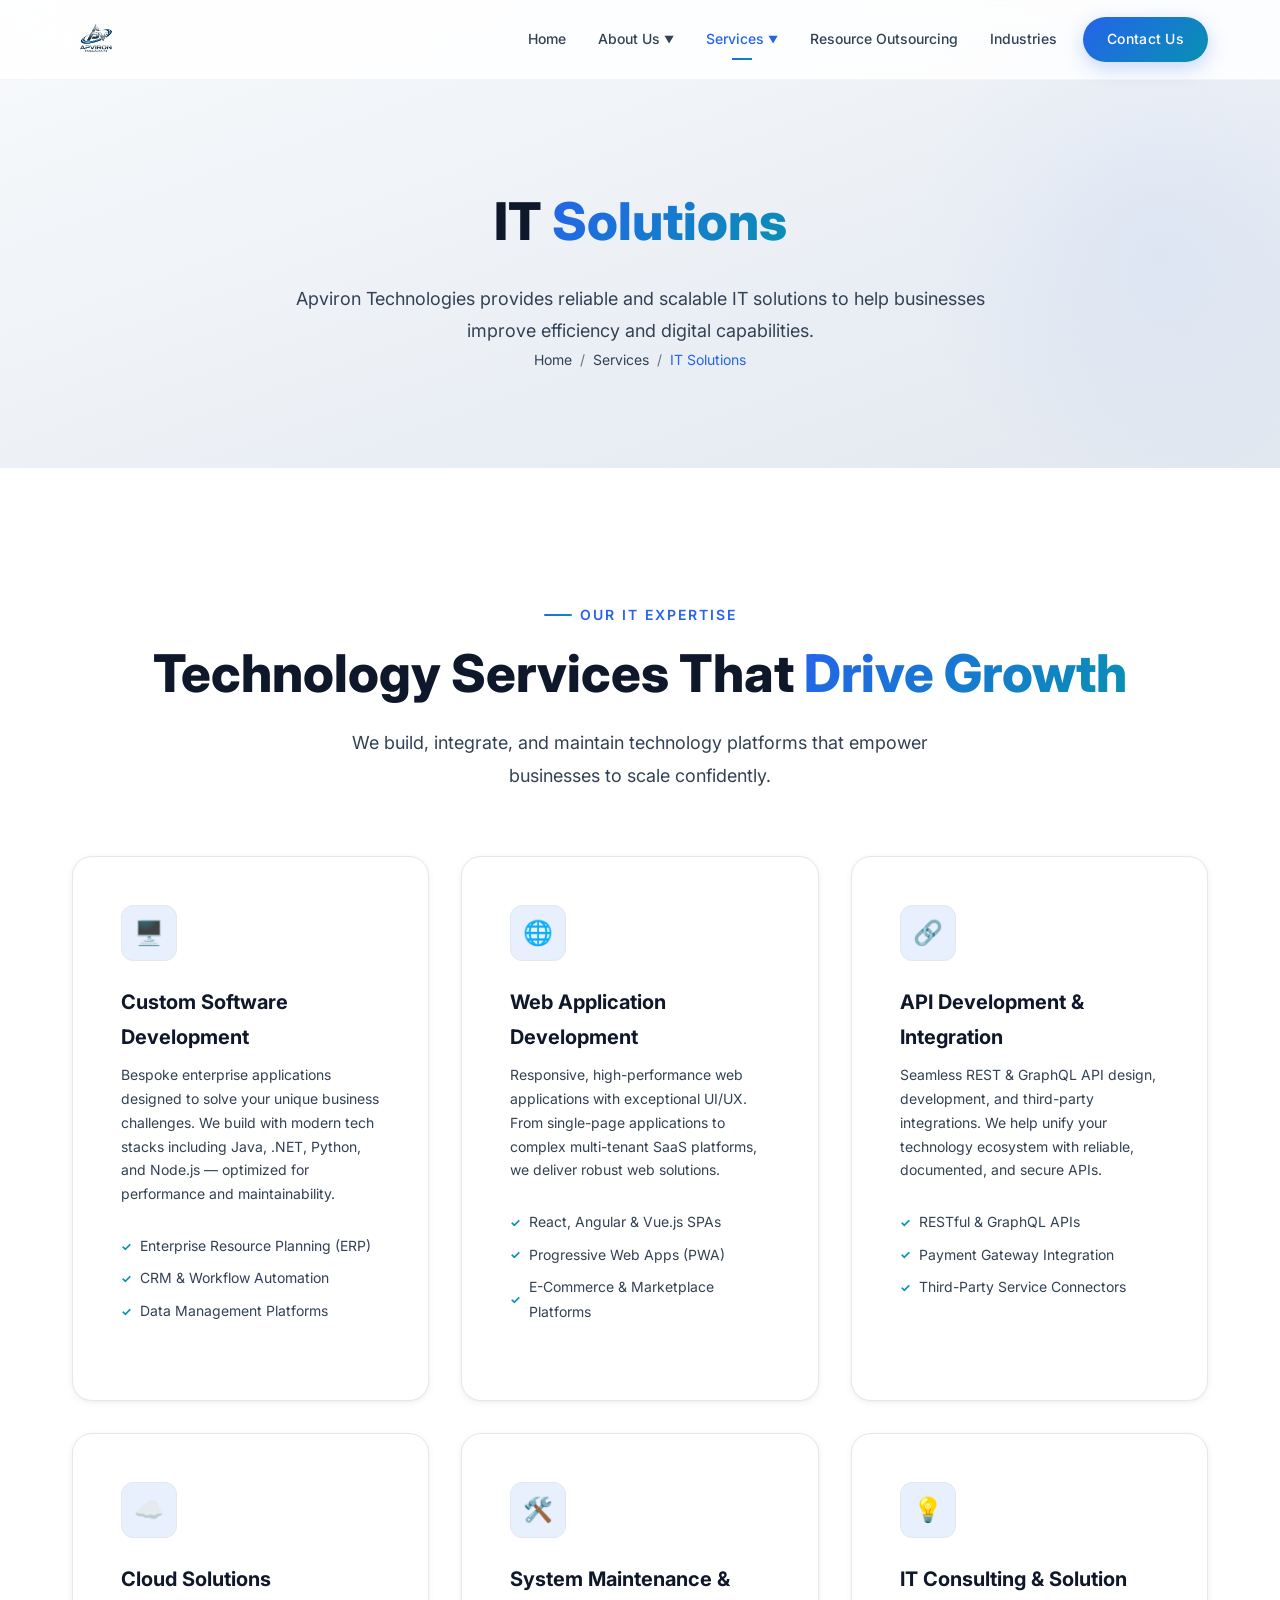
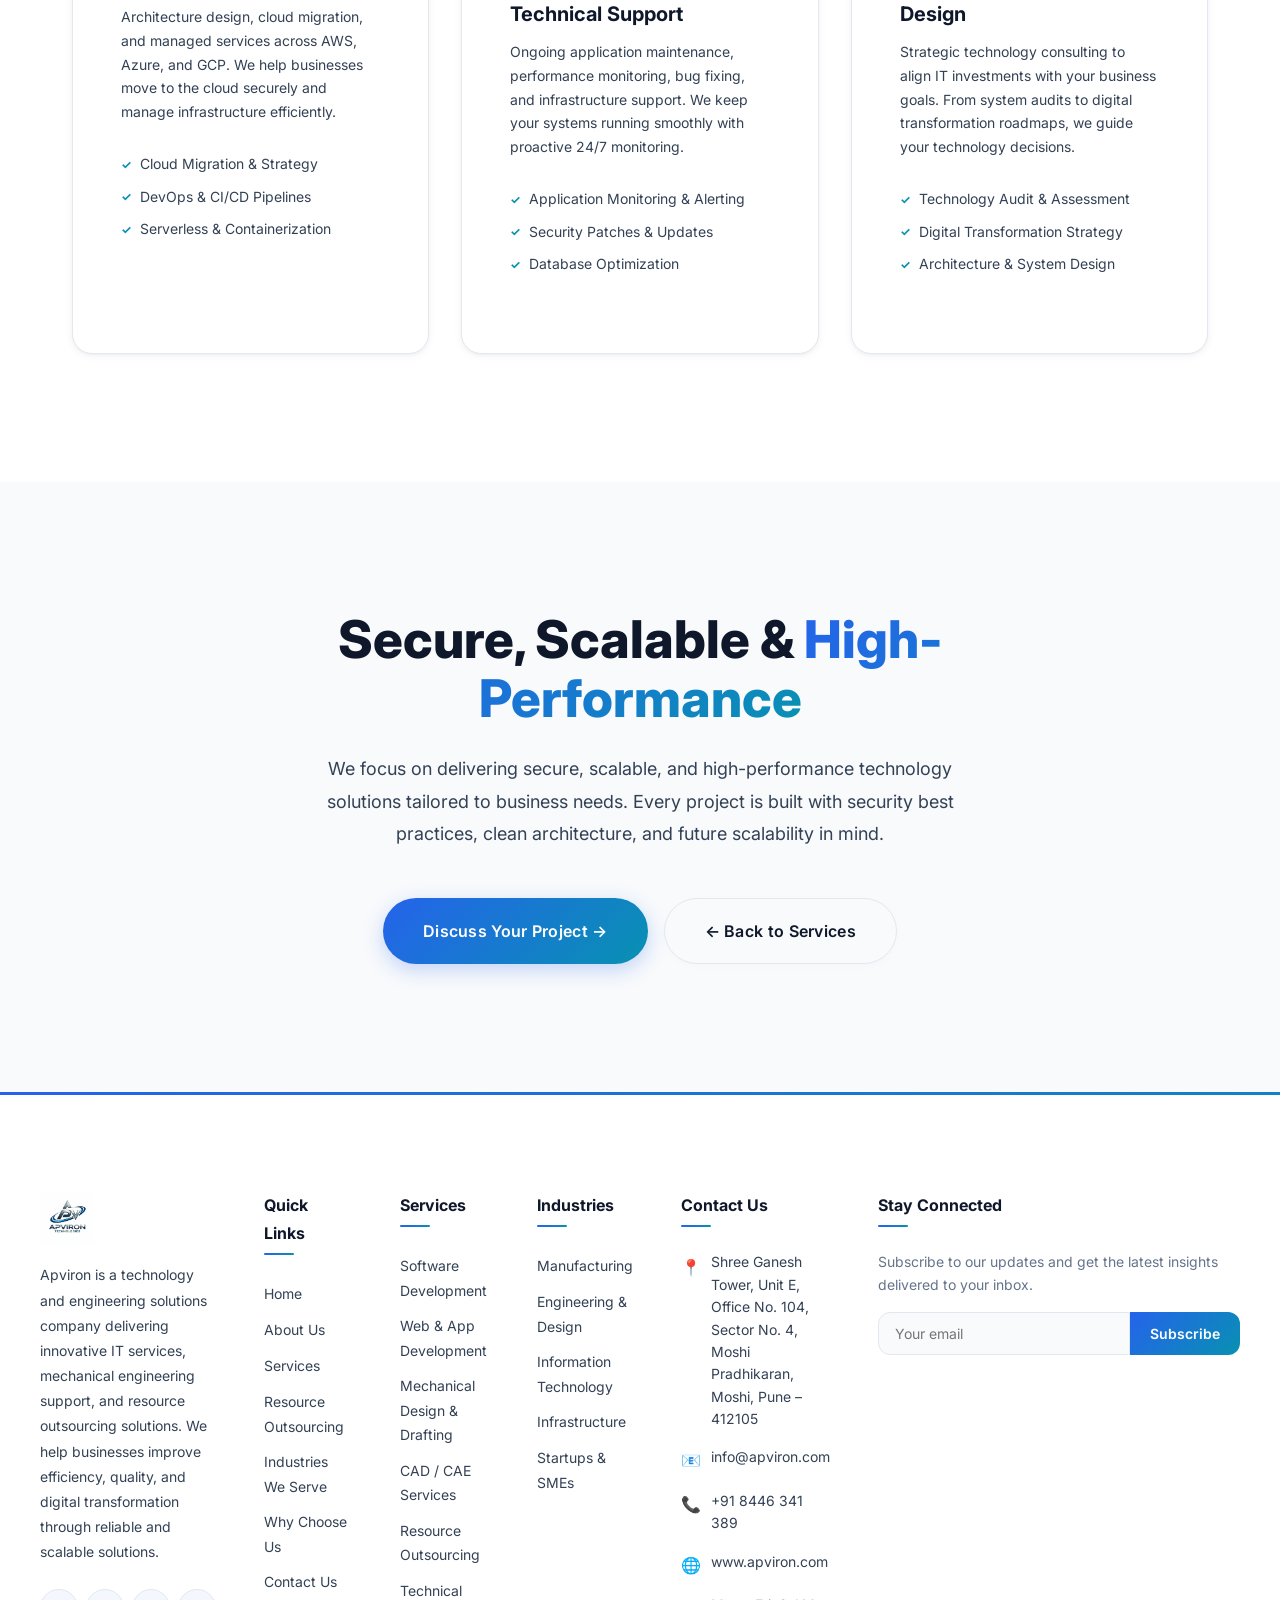
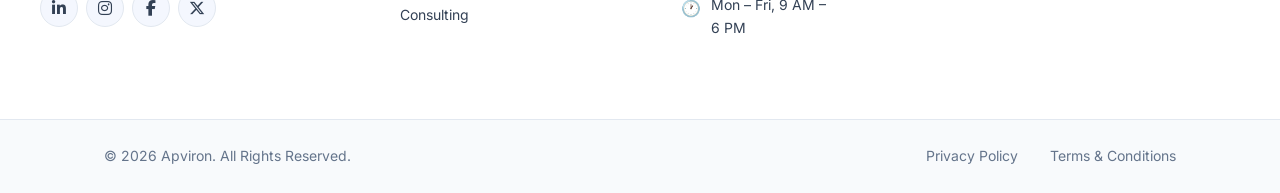
<file: frontend/it-solutions.html>
<!DOCTYPE html>
<html lang="en">
<head>
  <meta charset="UTF-8">
  <meta name="viewport" content="width=device-width, initial-scale=1.0">
  <title>IT Solutions — Apviron Technologies</title>
  <meta name="description" content="Apviron Technologies provides reliable and scalable IT solutions including custom software, web applications, cloud solutions, and IT consulting.">
  <link rel="stylesheet" href="assets/css/style.css">
  <link rel="stylesheet" href="assets/css/responsive.css">
  <link rel="stylesheet" href="https://cdnjs.cloudflare.com/ajax/libs/font-awesome/6.5.1/css/all.min.css">
</head>
<body>

  <!-- ========== NAVBAR ========== -->
  <nav class="navbar" id="navbar">
    <div class="container">
      <a href="index.html" class="navbar__logo">
        <img src="assets/images/logo.jpg" alt="Apviron Technologies" class="navbar__logo-img">
      </a>
      
      <div class="navbar__nav" id="navMenu">
        <a href="index.html" class="navbar__link">Home</a>
        <!-- About Dropdown -->
        <div class="navbar__dropdown-parent">
          <a href="about.html" class="navbar__link navbar__dropdown-toggle">
            About Us <span class="dropdown-arrow">▼</span>
          </a>
          <div class="navbar__dropdown">
            <a href="about.html#who-we-are"><span class="sub-icon">🏢</span> Who We Are</a>
            <a href="about.html#our-purpose"><span class="sub-icon">🎯</span> Mission & Vision</a>
            <a href="about.html#our-values"><span class="sub-icon">💡</span> Our Values</a>
            <a href="about.html#partner-with-us"><span class="sub-icon">🤝</span> Partner With Us</a>
          </div>
        </div>
        
        <div class="navbar__dropdown-parent">
          <a href="services.html" class="navbar__link navbar__dropdown-toggle">
            Services <span class="dropdown-arrow">▼</span>
          </a>
          <div class="navbar__dropdown">
            <a href="it-solutions.html"><span class="sub-icon">💻</span> IT Solutions</a>
            <a href="mechanical.html"><span class="sub-icon">⚙️</span> Mechanical Engineering</a>
            <a href="services.html#outsourcing"><span class="sub-icon">👥</span> Resource Outsourcing</a>
          </div>
        </div>

        <a href="index.html#resource-outsourcing" class="navbar__link">Resource Outsourcing</a>
        <a href="industries.html" class="navbar__link">Industries</a>
        <a href="contact.html" class="navbar__link navbar__cta btn btn--primary btn--sm">Contact Us</a>
      </div>

      <button class="navbar__hamburger" id="hamburger" aria-label="Toggle navigation">
        <span></span><span></span><span></span>
      </button>
    </div>
    <div class="nav-overlay" id="navOverlay"></div>
  </nav>

  <!-- ========== PAGE HERO ========== -->
  <section class="page-hero">
    <div class="container">
      <h1 class="page-hero__title">IT <span class="text-gradient">Solutions</span></h1>
      <p class="page-hero__subtitle" style="max-width:700px; margin:var(--sp-md) auto 0;">Apviron Technologies provides reliable and scalable IT solutions to help businesses improve efficiency and digital capabilities.</p>
      <div class="page-hero__breadcrumb">
        <a href="index.html">Home</a> / <a href="services.html">Services</a> / <span>IT Solutions</span>
      </div>
    </div>
  </section>

  <!-- ========== SERVICE CARDS ========== -->
  <section class="section">
    <div class="container">
      <div class="text-center reveal">
        <div class="section-label">Our IT Expertise</div>
        <h2 class="section-title">Technology Services That <span>Drive Growth</span></h2>
        <p class="section-subtitle">We build, integrate, and maintain technology platforms that empower businesses to scale confidently.</p>
      </div>

      <div class="features-grid stagger-children" style="margin-top:var(--sp-3xl)">

        <!-- 1. Custom Software Development -->
        <div class="card">
          <div class="card__icon">🖥️</div>
          <h3 class="card__title">Custom Software Development</h3>
          <p class="card__text">Bespoke enterprise applications designed to solve your unique business challenges. We build with modern tech stacks including Java, .NET, Python, and Node.js — optimized for performance and maintainability.</p>
          <ul class="card__list">
            <li>Enterprise Resource Planning (ERP)</li>
            <li>CRM & Workflow Automation</li>
            <li>Data Management Platforms</li>
          </ul>
        </div>

        <!-- 2. Web Application Development -->
        <div class="card">
          <div class="card__icon">🌐</div>
          <h3 class="card__title">Web Application Development</h3>
          <p class="card__text">Responsive, high-performance web applications with exceptional UI/UX. From single-page applications to complex multi-tenant SaaS platforms, we deliver robust web solutions.</p>
          <ul class="card__list">
            <li>React, Angular & Vue.js SPAs</li>
            <li>Progressive Web Apps (PWA)</li>
            <li>E-Commerce & Marketplace Platforms</li>
          </ul>
        </div>

        <!-- 3. API Development and Integration -->
        <div class="card">
          <div class="card__icon">🔗</div>
          <h3 class="card__title">API Development & Integration</h3>
          <p class="card__text">Seamless REST & GraphQL API design, development, and third-party integrations. We help unify your technology ecosystem with reliable, documented, and secure APIs.</p>
          <ul class="card__list">
            <li>RESTful & GraphQL APIs</li>
            <li>Payment Gateway Integration</li>
            <li>Third-Party Service Connectors</li>
          </ul>
        </div>

        <!-- 4. Cloud Solutions -->
        <div class="card">
          <div class="card__icon">☁️</div>
          <h3 class="card__title">Cloud Solutions</h3>
          <p class="card__text">Architecture design, cloud migration, and managed services across AWS, Azure, and GCP. We help businesses move to the cloud securely and manage infrastructure efficiently.</p>
          <ul class="card__list">
            <li>Cloud Migration & Strategy</li>
            <li>DevOps & CI/CD Pipelines</li>
            <li>Serverless & Containerization</li>
          </ul>
        </div>

        <!-- 5. System Maintenance -->
        <div class="card">
          <div class="card__icon">🛠️</div>
          <h3 class="card__title">System Maintenance & Technical Support</h3>
          <p class="card__text">Ongoing application maintenance, performance monitoring, bug fixing, and infrastructure support. We keep your systems running smoothly with proactive 24/7 monitoring.</p>
          <ul class="card__list">
            <li>Application Monitoring & Alerting</li>
            <li>Security Patches & Updates</li>
            <li>Database Optimization</li>
          </ul>
        </div>

        <!-- 6. IT Consulting -->
        <div class="card">
          <div class="card__icon">💡</div>
          <h3 class="card__title">IT Consulting & Solution Design</h3>
          <p class="card__text">Strategic technology consulting to align IT investments with your business goals. From system audits to digital transformation roadmaps, we guide your technology decisions.</p>
          <ul class="card__list">
            <li>Technology Audit & Assessment</li>
            <li>Digital Transformation Strategy</li>
            <li>Architecture & System Design</li>
          </ul>
        </div>

      </div>
    </div>
  </section>

  <!-- ========== CLOSING CTA ========== -->
  <section class="section section--alt">
    <div class="container">
      <div class="text-center reveal" style="max-width:700px; margin:0 auto;">
        <h2 class="section-title">Secure, Scalable & <span>High-Performance</span></h2>
        <p class="section-subtitle" style="margin-bottom:var(--sp-2xl);">We focus on delivering secure, scalable, and high-performance technology solutions tailored to business needs. Every project is built with security best practices, clean architecture, and future scalability in mind.</p>
        <div style="display:flex; gap:var(--sp-md); justify-content:center; flex-wrap:wrap;">
          <a href="contact.html" class="btn btn--primary btn--lg">Discuss Your Project →</a>
          <a href="services.html" class="btn btn--outline btn--lg">← Back to Services</a>
        </div>
      </div>
    </div>
  </section>

  <!-- ========== FOOTER ========== -->
  <footer class="footer">
    <div class="container footer__main">
      <div class="footer__grid">
        <div class="footer__brand">
          <a href="index.html" class="navbar__logo"><img src="assets/images/logo.jpg" alt="Apviron Technologies" class="navbar__logo-img"></a>
          <p>Apviron is a technology and engineering solutions company delivering innovative IT services, mechanical engineering support, and resource outsourcing solutions. We help businesses improve efficiency, quality, and digital transformation through reliable and scalable solutions.</p>
          <div class="footer__social">
            <a href="https://www.linkedin.com/" target="_blank" rel="noopener noreferrer" aria-label="LinkedIn" class="social-linkedin"><i class="fab fa-linkedin-in"></i></a>
            <a href="https://www.instagram.com/" target="_blank" rel="noopener noreferrer" aria-label="Instagram" class="social-instagram"><i class="fab fa-instagram"></i></a>
            <a href="#" aria-label="Facebook" class="social-facebook"><i class="fab fa-facebook-f"></i></a>
            <a href="#" aria-label="Twitter" class="social-twitter"><i class="fab fa-x-twitter"></i></a>
          </div>
        </div>
        <div>
          <h4 class="footer__heading">Quick Links</h4>
          <ul class="footer__links">
            <li><a href="index.html">Home</a></li>
            <li><a href="about.html">About Us</a></li>
            <li><a href="services.html">Services</a></li>
            <li><a href="index.html#resource-outsourcing">Resource Outsourcing</a></li>
            <li><a href="industries.html">Industries We Serve</a></li>
            <li><a href="about.html#our-values">Why Choose Us</a></li>
            <li><a href="contact.html">Contact Us</a></li>
          </ul>
        </div>
        <div>
          <h4 class="footer__heading">Services</h4>
          <ul class="footer__links">
            <li><a href="it-solutions.html">Software Development</a></li>
            <li><a href="it-solutions.html">Web & App Development</a></li>
            <li><a href="mechanical.html">Mechanical Design & Drafting</a></li>
            <li><a href="mechanical.html">CAD / CAE Services</a></li>
            <li><a href="services.html#outsourcing">Resource Outsourcing</a></li>
            <li><a href="services.html">Technical Consulting</a></li>
          </ul>
        </div>
        <div>
          <h4 class="footer__heading">Industries</h4>
          <ul class="footer__links">
            <li><a href="industries.html">Manufacturing</a></li>
            <li><a href="industries.html">Engineering & Design</a></li>
            <li><a href="industries.html">Information Technology</a></li>
            <li><a href="industries.html">Infrastructure</a></li>
            <li><a href="industries.html">Startups & SMEs</a></li>
          </ul>
        </div>
        <div>
          <h4 class="footer__heading">Contact Us</h4>
          <div class="footer__contact-item" style="align-items: flex-start;">
            <span class="footer__contact-icon" style="margin-top: 4px;">📍</span>
            <span>Shree Ganesh Tower, Unit E, Office No. 104,<br>Sector No. 4, Moshi Pradhikaran,<br>Moshi, Pune – 412105</span>
          </div>
          <div class="footer__contact-item"><span class="footer__contact-icon">📧</span><span><a href="mailto:info@apviron.com">info@apviron.com</a></span></div>
          <div class="footer__contact-item"><span class="footer__contact-icon">📞</span><span><a href="tel:+918446341389">+91 8446 341 389</a></span></div>
          <div class="footer__contact-item"><span class="footer__contact-icon">🌐</span><span><a href="https://www.apviron.com" target="_blank">www.apviron.com</a></span></div>
          <div class="footer__contact-item"><span class="footer__contact-icon">🕐</span><span>Mon – Fri, 9 AM – 6 PM</span></div>
        </div>
        <div>
          <h4 class="footer__heading">Stay Connected</h4>
          <p class="footer__newsletter-text">Subscribe to our updates and get the latest insights delivered to your inbox.</p>
          <form class="footer__newsletter" id="newsletterForm">
            <input type="email" placeholder="Your email" required aria-label="Email for newsletter">
            <button type="submit">Subscribe</button>
          </form>
        </div>
      </div>
    </div>
    <div class="container">
      <div class="footer__bottom">
        <p>&copy; 2026 Apviron. All Rights Reserved.</p>
        <div class="footer__bottom-links">
          <a href="#">Privacy Policy</a>
          <a href="#">Terms & Conditions</a>
        </div>
      </div>
    </div>
  </footer>

  <button class="back-to-top" id="backToTop" aria-label="Back to top">↑</button>
  <script src="assets/js/navbar.js"></script>
  <script src="assets/js/main.js"></script>
</body>
</html>
</file>
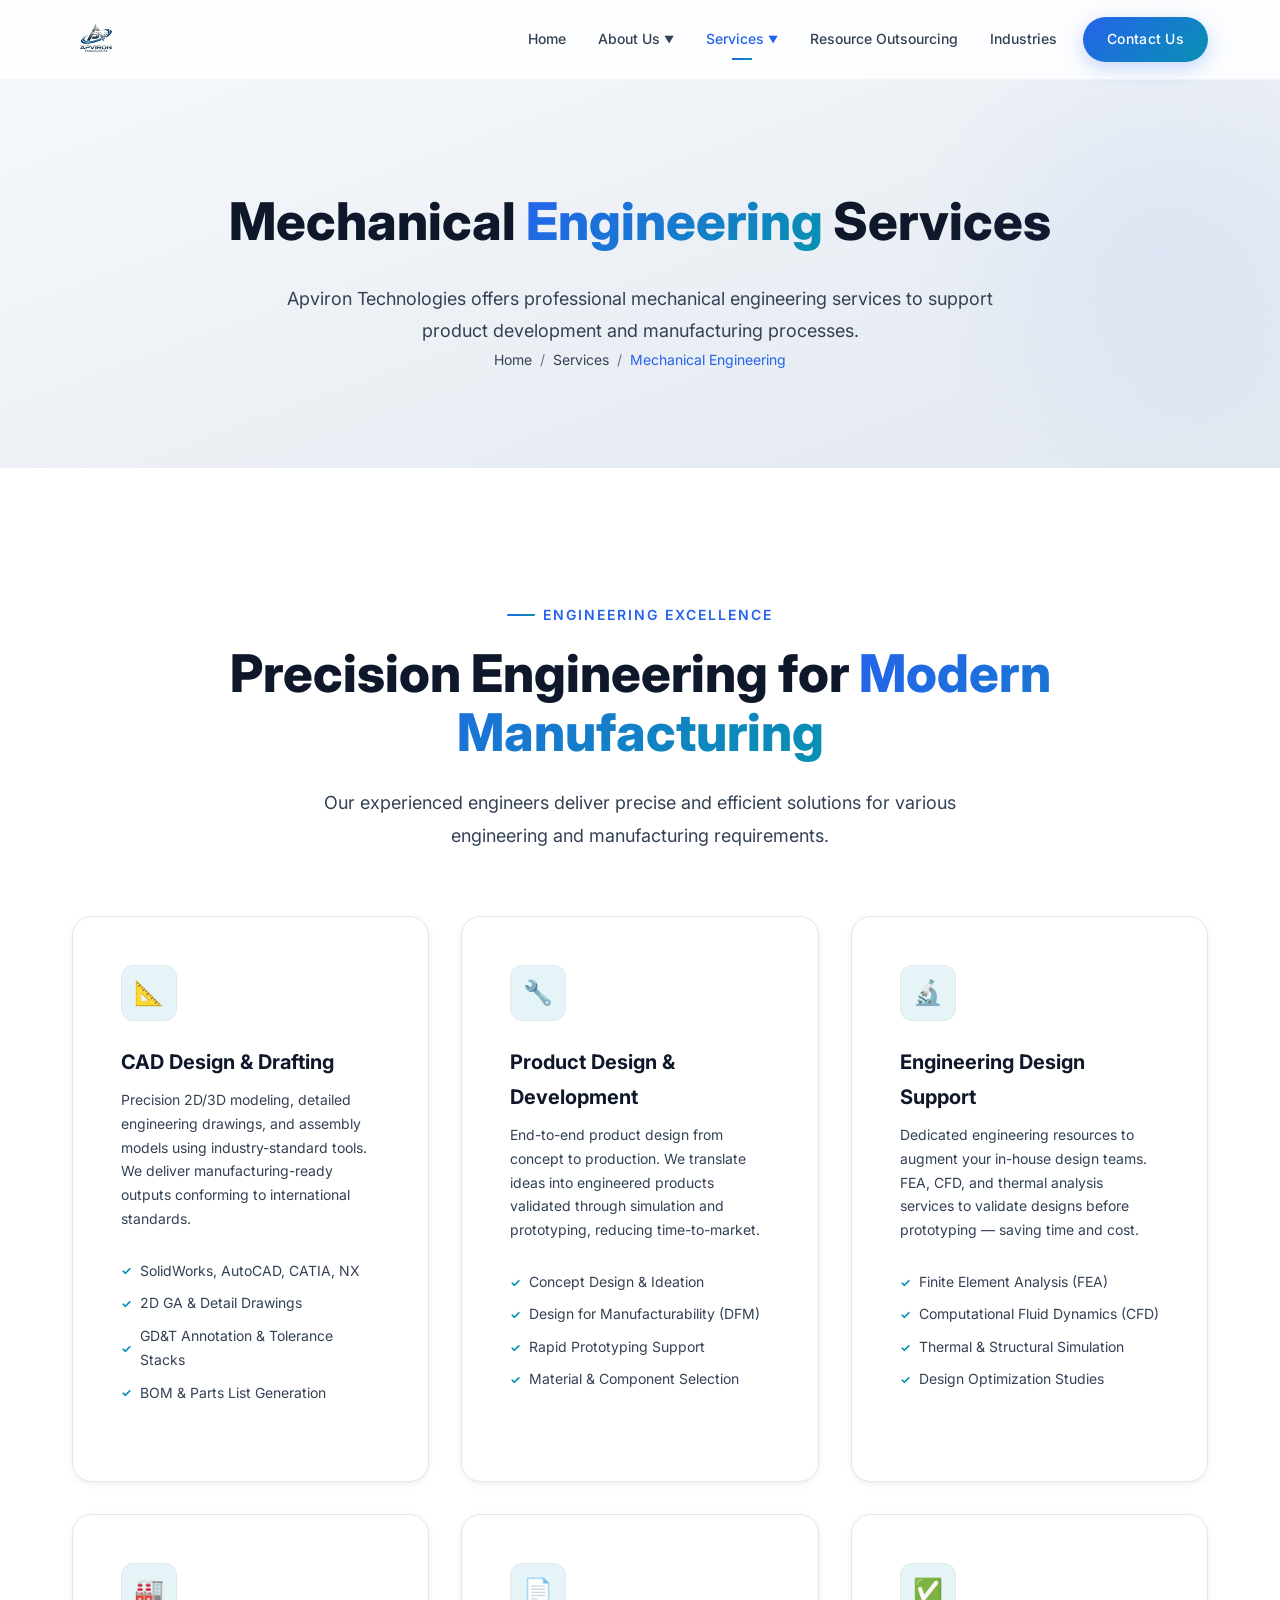
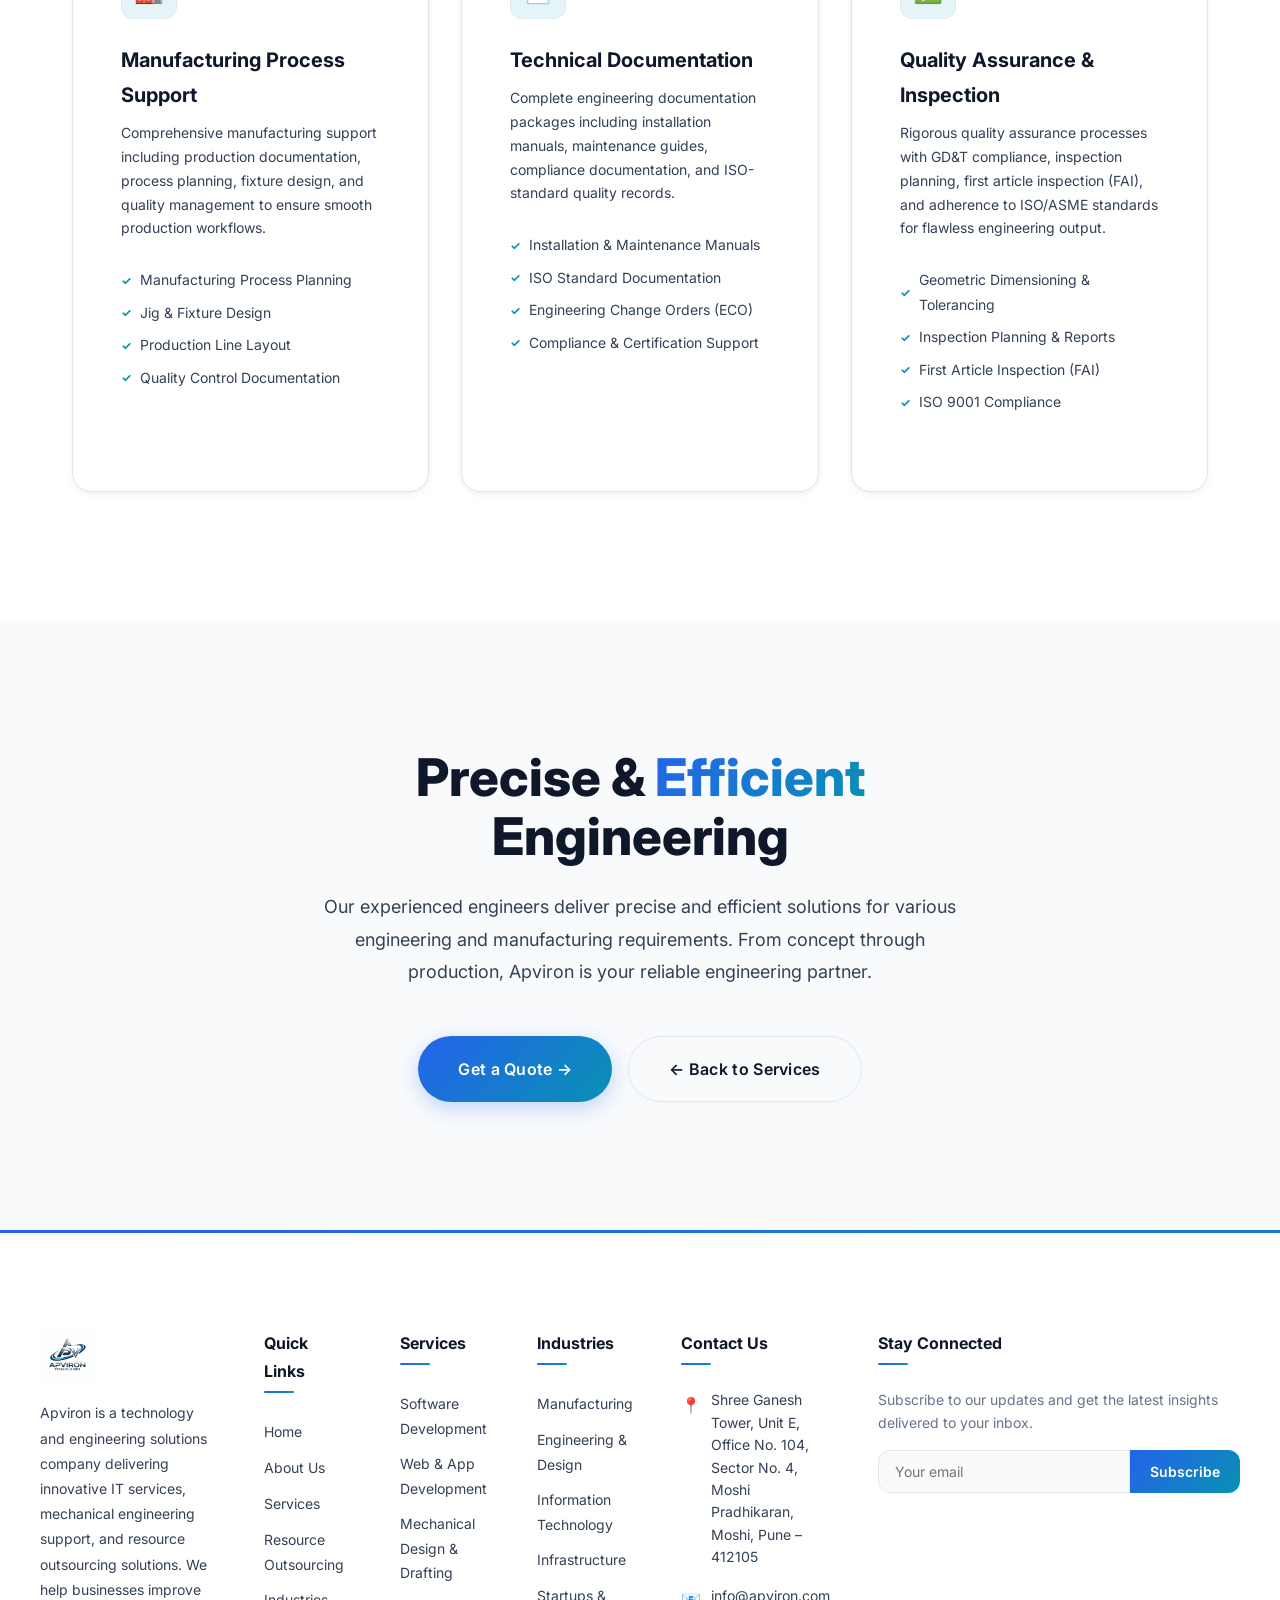
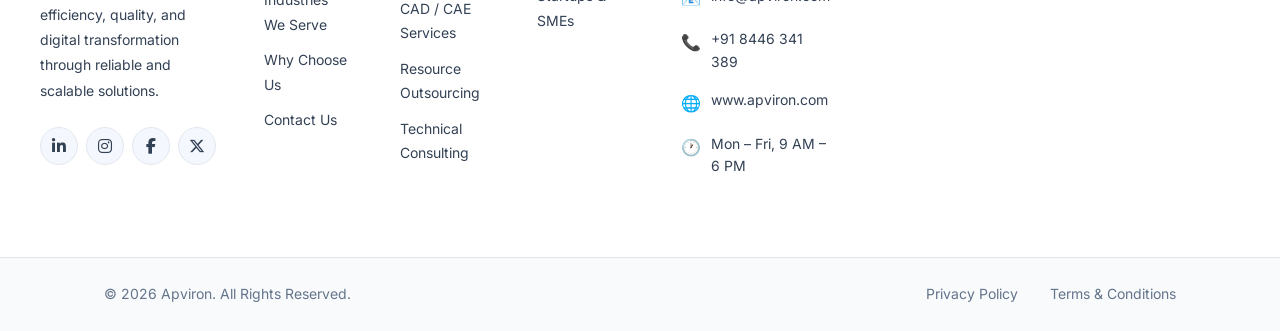
<file: frontend/mechanical.html>
<!DOCTYPE html>
<html lang="en">
<head>
  <meta charset="UTF-8">
  <meta name="viewport" content="width=device-width, initial-scale=1.0">
  <title>Mechanical Engineering Services — Apviron Technologies</title>
  <meta name="description" content="Apviron Technologies offers professional mechanical engineering services including CAD design, product development, engineering support, and technical documentation.">
  <link rel="stylesheet" href="assets/css/style.css">
  <link rel="stylesheet" href="assets/css/responsive.css">
  <link rel="stylesheet" href="https://cdnjs.cloudflare.com/ajax/libs/font-awesome/6.5.1/css/all.min.css">
</head>
<body>

  <!-- ========== NAVBAR ========== -->
  <nav class="navbar" id="navbar">
    <div class="container">
      <a href="index.html" class="navbar__logo">
        <img src="assets/images/logo.jpg" alt="Apviron Technologies" class="navbar__logo-img">
      </a>
      
      <div class="navbar__nav" id="navMenu">
        <a href="index.html" class="navbar__link">Home</a>
        <!-- About Dropdown -->
        <div class="navbar__dropdown-parent">
          <a href="about.html" class="navbar__link navbar__dropdown-toggle">
            About Us <span class="dropdown-arrow">▼</span>
          </a>
          <div class="navbar__dropdown">
            <a href="about.html#who-we-are"><span class="sub-icon">🏢</span> Who We Are</a>
            <a href="about.html#our-purpose"><span class="sub-icon">🎯</span> Mission & Vision</a>
            <a href="about.html#our-values"><span class="sub-icon">💡</span> Our Values</a>
            <a href="about.html#partner-with-us"><span class="sub-icon">🤝</span> Partner With Us</a>
          </div>
        </div>
        
        <div class="navbar__dropdown-parent">
          <a href="services.html" class="navbar__link navbar__dropdown-toggle">
            Services <span class="dropdown-arrow">▼</span>
          </a>
          <div class="navbar__dropdown">
            <a href="it-solutions.html"><span class="sub-icon">💻</span> IT Solutions</a>
            <a href="mechanical.html"><span class="sub-icon">⚙️</span> Mechanical Engineering</a>
            <a href="services.html#outsourcing"><span class="sub-icon">👥</span> Resource Outsourcing</a>
          </div>
        </div>

        <a href="index.html#resource-outsourcing" class="navbar__link">Resource Outsourcing</a>
        <a href="industries.html" class="navbar__link">Industries</a>
        <a href="contact.html" class="navbar__link navbar__cta btn btn--primary btn--sm">Contact Us</a>
      </div>

      <button class="navbar__hamburger" id="hamburger" aria-label="Toggle navigation">
        <span></span><span></span><span></span>
      </button>
    </div>
    <div class="nav-overlay" id="navOverlay"></div>
  </nav>

  <!-- ========== PAGE HERO ========== -->
  <section class="page-hero">
    <div class="container">
      <h1 class="page-hero__title">Mechanical <span class="text-gradient">Engineering</span> Services</h1>
      <p class="page-hero__subtitle" style="max-width:720px; margin:var(--sp-md) auto 0;">Apviron Technologies offers professional mechanical engineering services to support product development and manufacturing processes.</p>
      <div class="page-hero__breadcrumb">
        <a href="index.html">Home</a> / <a href="services.html">Services</a> / <span>Mechanical Engineering</span>
      </div>
    </div>
  </section>

  <!-- ========== SERVICE CARDS ========== -->
  <section class="section">
    <div class="container">
      <div class="text-center reveal">
        <div class="section-label">Engineering Excellence</div>
        <h2 class="section-title">Precision Engineering for <span>Modern Manufacturing</span></h2>
        <p class="section-subtitle">Our experienced engineers deliver precise and efficient solutions for various engineering and manufacturing requirements.</p>
      </div>

      <div class="features-grid stagger-children" style="margin-top:var(--sp-3xl)">

        <!-- 1. CAD Design and Drafting -->
        <div class="card">
          <div class="card__icon card__icon--teal">📐</div>
          <h3 class="card__title">CAD Design & Drafting</h3>
          <p class="card__text">Precision 2D/3D modeling, detailed engineering drawings, and assembly models using industry-standard tools. We deliver manufacturing-ready outputs conforming to international standards.</p>
          <ul class="card__list">
            <li>SolidWorks, AutoCAD, CATIA, NX</li>
            <li>2D GA & Detail Drawings</li>
            <li>GD&T Annotation & Tolerance Stacks</li>
            <li>BOM & Parts List Generation</li>
          </ul>
        </div>

        <!-- 2. Product Design and Development -->
        <div class="card">
          <div class="card__icon card__icon--teal">🔧</div>
          <h3 class="card__title">Product Design & Development</h3>
          <p class="card__text">End-to-end product design from concept to production. We translate ideas into engineered products validated through simulation and prototyping, reducing time-to-market.</p>
          <ul class="card__list">
            <li>Concept Design & Ideation</li>
            <li>Design for Manufacturability (DFM)</li>
            <li>Rapid Prototyping Support</li>
            <li>Material & Component Selection</li>
          </ul>
        </div>

        <!-- 3. Engineering Design Support -->
        <div class="card">
          <div class="card__icon card__icon--teal">🔬</div>
          <h3 class="card__title">Engineering Design Support</h3>
          <p class="card__text">Dedicated engineering resources to augment your in-house design teams. FEA, CFD, and thermal analysis services to validate designs before prototyping — saving time and cost.</p>
          <ul class="card__list">
            <li>Finite Element Analysis (FEA)</li>
            <li>Computational Fluid Dynamics (CFD)</li>
            <li>Thermal & Structural Simulation</li>
            <li>Design Optimization Studies</li>
          </ul>
        </div>

        <!-- 4. Manufacturing Process Support -->
        <div class="card">
          <div class="card__icon card__icon--teal">🏭</div>
          <h3 class="card__title">Manufacturing Process Support</h3>
          <p class="card__text">Comprehensive manufacturing support including production documentation, process planning, fixture design, and quality management to ensure smooth production workflows.</p>
          <ul class="card__list">
            <li>Manufacturing Process Planning</li>
            <li>Jig & Fixture Design</li>
            <li>Production Line Layout</li>
            <li>Quality Control Documentation</li>
          </ul>
        </div>

        <!-- 5. Technical Documentation -->
        <div class="card">
          <div class="card__icon card__icon--teal">📄</div>
          <h3 class="card__title">Technical Documentation</h3>
          <p class="card__text">Complete engineering documentation packages including installation manuals, maintenance guides, compliance documentation, and ISO-standard quality records.</p>
          <ul class="card__list">
            <li>Installation & Maintenance Manuals</li>
            <li>ISO Standard Documentation</li>
            <li>Engineering Change Orders (ECO)</li>
            <li>Compliance & Certification Support</li>
          </ul>
        </div>

        <!-- 6. Quality Assurance -->
        <div class="card">
          <div class="card__icon card__icon--teal">✅</div>
          <h3 class="card__title">Quality Assurance & Inspection</h3>
          <p class="card__text">Rigorous quality assurance processes with GD&T compliance, inspection planning, first article inspection (FAI), and adherence to ISO/ASME standards for flawless engineering output.</p>
          <ul class="card__list">
            <li>Geometric Dimensioning & Tolerancing</li>
            <li>Inspection Planning & Reports</li>
            <li>First Article Inspection (FAI)</li>
            <li>ISO 9001 Compliance</li>
          </ul>
        </div>

      </div>
    </div>
  </section>

  <!-- ========== CLOSING CTA ========== -->
  <section class="section section--alt">
    <div class="container">
      <div class="text-center reveal" style="max-width:700px; margin:0 auto;">
        <h2 class="section-title">Precise & <span>Efficient</span> Engineering</h2>
        <p class="section-subtitle" style="margin-bottom:var(--sp-2xl);">Our experienced engineers deliver precise and efficient solutions for various engineering and manufacturing requirements. From concept through production, Apviron is your reliable engineering partner.</p>
        <div style="display:flex; gap:var(--sp-md); justify-content:center; flex-wrap:wrap;">
          <a href="contact.html" class="btn btn--primary btn--lg">Get a Quote →</a>
          <a href="services.html" class="btn btn--outline btn--lg">← Back to Services</a>
        </div>
      </div>
    </div>
  </section>

  <!-- ========== FOOTER ========== -->
  <footer class="footer">
    <div class="container footer__main">
      <div class="footer__grid">
        <div class="footer__brand">
          <a href="index.html" class="navbar__logo"><img src="assets/images/logo.jpg" alt="Apviron Technologies" class="navbar__logo-img"></a>
          <p>Apviron is a technology and engineering solutions company delivering innovative IT services, mechanical engineering support, and resource outsourcing solutions. We help businesses improve efficiency, quality, and digital transformation through reliable and scalable solutions.</p>
          <div class="footer__social">
            <a href="https://www.linkedin.com/" target="_blank" rel="noopener noreferrer" aria-label="LinkedIn" class="social-linkedin"><i class="fab fa-linkedin-in"></i></a>
            <a href="https://www.instagram.com/" target="_blank" rel="noopener noreferrer" aria-label="Instagram" class="social-instagram"><i class="fab fa-instagram"></i></a>
            <a href="#" aria-label="Facebook" class="social-facebook"><i class="fab fa-facebook-f"></i></a>
            <a href="#" aria-label="Twitter" class="social-twitter"><i class="fab fa-x-twitter"></i></a>
          </div>
        </div>
        <div>
          <h4 class="footer__heading">Quick Links</h4>
          <ul class="footer__links">
            <li><a href="index.html">Home</a></li>
            <li><a href="about.html">About Us</a></li>
            <li><a href="services.html">Services</a></li>
            <li><a href="index.html#resource-outsourcing">Resource Outsourcing</a></li>
            <li><a href="industries.html">Industries We Serve</a></li>
            <li><a href="about.html#our-values">Why Choose Us</a></li>
            <li><a href="contact.html">Contact Us</a></li>
          </ul>
        </div>
        <div>
          <h4 class="footer__heading">Services</h4>
          <ul class="footer__links">
            <li><a href="it-solutions.html">Software Development</a></li>
            <li><a href="it-solutions.html">Web & App Development</a></li>
            <li><a href="mechanical.html">Mechanical Design & Drafting</a></li>
            <li><a href="mechanical.html">CAD / CAE Services</a></li>
            <li><a href="services.html#outsourcing">Resource Outsourcing</a></li>
            <li><a href="services.html">Technical Consulting</a></li>
          </ul>
        </div>
        <div>
          <h4 class="footer__heading">Industries</h4>
          <ul class="footer__links">
            <li><a href="industries.html">Manufacturing</a></li>
            <li><a href="industries.html">Engineering & Design</a></li>
            <li><a href="industries.html">Information Technology</a></li>
            <li><a href="industries.html">Infrastructure</a></li>
            <li><a href="industries.html">Startups & SMEs</a></li>
          </ul>
        </div>
        <div>
          <h4 class="footer__heading">Contact Us</h4>
          <div class="footer__contact-item" style="align-items: flex-start;">
            <span class="footer__contact-icon" style="margin-top: 4px;">📍</span>
            <span>Shree Ganesh Tower, Unit E, Office No. 104,<br>Sector No. 4, Moshi Pradhikaran,<br>Moshi, Pune – 412105</span>
          </div>
          <div class="footer__contact-item"><span class="footer__contact-icon">📧</span><span><a href="mailto:info@apviron.com">info@apviron.com</a></span></div>
          <div class="footer__contact-item"><span class="footer__contact-icon">📞</span><span><a href="tel:+918446341389">+91 8446 341 389</a></span></div>
          <div class="footer__contact-item"><span class="footer__contact-icon">🌐</span><span><a href="https://www.apviron.com" target="_blank">www.apviron.com</a></span></div>
          <div class="footer__contact-item"><span class="footer__contact-icon">🕐</span><span>Mon – Fri, 9 AM – 6 PM</span></div>
        </div>
        <div>
          <h4 class="footer__heading">Stay Connected</h4>
          <p class="footer__newsletter-text">Subscribe to our updates and get the latest insights delivered to your inbox.</p>
          <form class="footer__newsletter" id="newsletterForm">
            <input type="email" placeholder="Your email" required aria-label="Email for newsletter">
            <button type="submit">Subscribe</button>
          </form>
        </div>
      </div>
    </div>
    <div class="container">
      <div class="footer__bottom">
        <p>&copy; 2026 Apviron. All Rights Reserved.</p>
        <div class="footer__bottom-links">
          <a href="#">Privacy Policy</a>
          <a href="#">Terms & Conditions</a>
        </div>
      </div>
    </div>
  </footer>

  <button class="back-to-top" id="backToTop" aria-label="Back to top">↑</button>
  <script src="assets/js/navbar.js"></script>
  <script src="assets/js/main.js"></script>
</body>
</html>
</file>
<file: frontend/assets/css/style.css>
/* ============================================================
   APVIRON — Design System & Global Styles
   ============================================================ */

/* ---------- Google Fonts ---------- */
@import url('https://fonts.googleapis.com/css2?family=Inter:wght@300;400;500;600;700;800&display=swap');

/* ---------- CSS Custom Properties (Design Tokens) ---------- */
:root {
  /* Primary Palette (Light Theme) */
  --clr-bg-primary:    #ffffff;
  --clr-bg-secondary:  #f8fafc;
  --clr-bg-tertiary:   #f1f5f9;
  --clr-bg-card:       #ffffff;
  --clr-bg-card-hover: #ffffff;

  /* Accent Colors */
  --clr-accent:        #2563eb;
  --clr-accent-hover:  #1d4ed8;
  --clr-accent-light:  #3b82f6;
  --clr-teal:          #0891b2;
  --clr-teal-hover:    #0e7490;
  --clr-orange:        #f59e0b;
  --clr-green:         #22c55e;
  --clr-red:           #ef4444;
  --clr-gradient-1:    linear-gradient(135deg, #2563eb 0%, #0891b2 100%);
  --clr-gradient-2:    linear-gradient(135deg, #1e3a8a 0%, #2563eb 100%);
  --clr-gradient-hero: linear-gradient(160deg, #f8fafc 0%, #e2e8f0 100%);

  /* Text Colors */
  --clr-text-primary:   #0f172a;
  --clr-text-secondary: #334155;
  --clr-text-muted:     #64748b;
  --clr-text-accent:    #2563eb;

  /* Borders & Dividers */
  --clr-border:        #e2e8f0;
  --clr-border-light:  #f1f5f9;
  --clr-divider:       #e2e8f0;

  /* Shadows */
  --shadow-sm:   0 2px 8px rgba(15, 23, 42, 0.05), 0 1px 3px rgba(15, 23, 42, 0.03);
  --shadow-md:   0 8px 24px -4px rgba(15, 23, 42, 0.08), 0 4px 8px -2px rgba(15, 23, 42, 0.05);
  --shadow-lg:   0 20px 48px -8px rgba(15, 23, 42, 0.1), 0 8px 20px -4px rgba(15, 23, 42, 0.06);
  --shadow-xl:   0 28px 64px -12px rgba(15, 23, 42, 0.14), 0 12px 28px -6px rgba(15, 23, 42, 0.08);
  --shadow-glow: 0 0 40px rgba(37, 99, 235, 0.18), 0 0 80px rgba(37, 99, 235, 0.06);

  /* Typography */
  --font-family: 'Inter', -apple-system, BlinkMacSystemFont, 'Segoe UI', sans-serif;
  --fs-xs:   0.75rem;
  --fs-sm:   0.875rem;
  --fs-base: 1rem;
  --fs-md:   1.125rem;
  --fs-lg:   1.25rem;
  --fs-xl:   1.5rem;
  --fs-2xl:  2rem;
  --fs-3xl:  2.5rem;
  --fs-4xl:  3.25rem;
  --fs-5xl:  4rem;

  /* Spacing */
  --sp-xs:  0.25rem;
  --sp-sm:  0.5rem;
  --sp-md:  1rem;
  --sp-lg:  1.5rem;
  --sp-xl:  2rem;
  --sp-2xl: 3rem;
  --sp-3xl: 4rem;
  --sp-4xl: 6rem;
  --sp-5xl: 8rem;

  /* Border Radius */
  --radius-sm:   8px;
  --radius-md:   12px;
  --radius-lg:   20px;
  --radius-xl:   32px;
  --radius-full: 9999px;

  /* Transitions */
  --transition-fast: 0.2s cubic-bezier(0.4, 0, 0.2, 1);
  --transition-base: 0.35s cubic-bezier(0.33, 1, 0.68, 1);
  --transition-slow: 0.6s cubic-bezier(0.33, 1, 0.68, 1);
  --transition-spring: 0.5s cubic-bezier(0.34, 1.56, 0.64, 1);

  /* Layout */
  --container-max: 1200px;
  --navbar-height: 80px;
}

/* ---------- CSS Reset ---------- */
*,
*::before,
*::after {
  margin: 0;
  padding: 0;
  box-sizing: border-box;
}

html {
  scroll-behavior: smooth;
  scroll-padding-top: var(--navbar-height);
}

body {
  font-family: var(--font-family);
  font-size: var(--fs-base);
  line-height: 1.75;
  color: var(--clr-text-primary);
  background-color: var(--clr-bg-primary);
  -webkit-font-smoothing: antialiased;
  -moz-osx-font-smoothing: grayscale;
  overflow-x: hidden;
}

img {
  max-width: 100%;
  height: auto;
  display: block;
  border-radius: var(--radius-sm);
}

a {
  color: var(--clr-accent-light);
  text-decoration: none;
  transition: color var(--transition-fast);
}

a:hover {
  color: var(--clr-teal);
}

ul, ol {
  list-style: none;
}

button {
  cursor: pointer;
  border: none;
  outline: none;
  font-family: inherit;
}

input, textarea, select {
  font-family: inherit;
  font-size: inherit;
  outline: none;
}

/* ---------- Utility Classes ---------- */
.container {
  width: 100%;
  max-width: var(--container-max);
  margin: 0 auto;
  padding: 0 var(--sp-xl);
}

.section {
  padding: var(--sp-5xl) 0;
  position: relative;
}

.section--alt {
  background-color: var(--clr-bg-secondary);
}

.section-label {
  display: inline-flex;
  align-items: center;
  gap: var(--sp-sm);
  font-size: var(--fs-sm);
  font-weight: 600;
  text-transform: uppercase;
  letter-spacing: 2px;
  color: var(--clr-accent);
  margin-bottom: var(--sp-md);
}

.section-label::before {
  content: '';
  width: 28px;
  height: 2px;
  background: var(--clr-gradient-1);
  border-radius: 2px;
}

.section-title {
  font-size: var(--fs-4xl);
  font-weight: 800;
  line-height: 1.15;
  margin-bottom: var(--sp-lg);
  color: var(--clr-text-primary);
}

.section-title span {
  background: var(--clr-gradient-1);
  -webkit-background-clip: text;
  -webkit-text-fill-color: transparent;
  background-clip: text;
}

.section-subtitle {
  font-size: var(--fs-md);
  color: var(--clr-text-secondary);
  max-width: 640px;
  line-height: 1.8;
}

.text-center {
  text-align: center;
}

.text-center .section-subtitle {
  margin: 0 auto;
}

.text-gradient {
  background: var(--clr-gradient-1);
  -webkit-background-clip: text;
  -webkit-text-fill-color: transparent;
  background-clip: text;
}

/* ---------- Buttons ---------- */
.btn {
  display: inline-flex;
  align-items: center;
  justify-content: center;
  gap: var(--sp-sm);
  padding: 14px 32px;
  font-size: var(--fs-sm);
  font-weight: 600;
  border-radius: var(--radius-full);
  transition: all var(--transition-base);
  letter-spacing: 0.3px;
  position: relative;
  overflow: hidden;
  cursor: pointer;
  z-index: 1;
}

.btn::before {
  content: '';
  position: absolute;
  top: 0; left: 0; right: 0; bottom: 0;
  border-radius: inherit;
  transition: opacity var(--transition-base);
  z-index: -1;
  opacity: 0;
}

.btn--primary {
  background: var(--clr-gradient-1);
  color: #fff;
  box-shadow: 0 6px 20px rgba(37, 99, 235, 0.25);
  border: none;
}

.btn--primary::before {
  background: var(--clr-gradient-2);
}

.btn--primary:hover {
  transform: translateY(-3px) scale(1.02);
  box-shadow: 0 12px 32px rgba(37, 99, 235, 0.35), 0 4px 12px rgba(37, 99, 235, 0.2);
  color: #fff;
}

.btn--primary:hover::before {
  opacity: 1;
}

.btn--primary:active {
  transform: translateY(-1px) scale(0.98);
  box-shadow: 0 6px 16px rgba(37, 99, 235, 0.3);
}

.btn--outline {
  background: transparent;
  color: var(--clr-text-primary);
  border: 1.5px solid var(--clr-border);
  box-shadow: 0 2px 8px rgba(15, 23, 42, 0.02);
}

.btn--outline:hover {
  border-color: var(--clr-accent);
  color: var(--clr-accent);
  background: rgba(37, 99, 235, 0.04);
  transform: translateY(-3px) scale(1.02);
  box-shadow: var(--shadow-md), 0 0 0 1px rgba(37, 99, 235, 0.08);
}

.btn--outline:active {
  transform: translateY(-1px) scale(0.98);
}

.btn--secondary {
  background: rgba(37, 99, 235, 0.08);
  color: var(--clr-accent-light);
  border: 1px solid transparent;
}

.btn--secondary:hover {
  background: rgba(37, 99, 235, 0.12);
  border-color: rgba(37, 99, 235, 0.2);
  transform: translateY(-3px);
}

.btn--sm {
  padding: 10px 22px;
  font-size: var(--fs-xs);
}

.btn--lg {
  padding: 18px 40px;
  font-size: var(--fs-base);
}

.btn--block {
  display: flex;
  width: 100%;
}

.btn--loading {
  pointer-events: none;
  opacity: 0.7;
}

.btn--loading::after {
  content: '';
  width: 18px;
  height: 18px;
  border: 2px solid rgba(255,255,255,0.3);
  border-top-color: #fff;
  border-radius: 50%;
  animation: spin 0.6s linear infinite;
  margin-left: var(--sp-sm);
}

/* ---------- Navbar ---------- */
.navbar {
  position: fixed;
  top: 0;
  left: 0;
  width: 100%;
  height: var(--navbar-height);
  display: flex;
  align-items: center;
  z-index: 1000;
  transition: all var(--transition-base);
  background: rgba(255, 255, 255, 0.85);
  backdrop-filter: blur(24px) saturate(150%);
  -webkit-backdrop-filter: blur(24px) saturate(150%);
  border-bottom: 1px solid rgba(226, 232, 240, 0.4);
}

.navbar.scrolled {
  background: rgba(255, 255, 255, 0.98);
  border-bottom-color: rgba(226, 232, 240, 0.8);
  box-shadow: 0 10px 30px -10px rgba(15, 23, 42, 0.08);
}

.navbar .container {
  display: flex;
  align-items: center;
  justify-content: space-between;
}

.navbar__logo {
  display: flex;
  align-items: center;
  flex-shrink: 0;
}

.navbar__logo:hover {
  opacity: 0.85;
}

.navbar__logo-img {
  height: 48px;
  width: auto;
  display: block;
  border-radius: 0;
  object-fit: contain;
  transition: opacity var(--transition-fast), transform var(--transition-spring);
}

.navbar__logo:hover .navbar__logo-img {
  transform: scale(1.03);
}

.footer__brand .navbar__logo-img {
  height: 55px;
}

.navbar__nav {
  display: flex;
  align-items: center;
  gap: var(--sp-xs);
}

.navbar__link {
  position: relative;
  padding: 8px 14px;
  font-size: var(--fs-sm);
  font-weight: 500;
  color: var(--clr-text-secondary);
  border-radius: var(--radius-sm);
  transition: color var(--transition-fast);
  white-space: nowrap;
}

.navbar__link::after {
  content: '';
  position: absolute;
  bottom: 0;
  left: 50%;
  transform: translateX(-50%);
  width: 0;
  height: 2px;
  background: var(--clr-gradient-1);
  transition: width var(--transition-base);
}

.navbar__link:hover,
.navbar__link.active {
  color: var(--clr-accent);
}

.navbar__link:hover::after,
.navbar__link.active::after {
  width: 20px;
}

/* ── Dropdown Parent ─────────────────────────────────── */
.navbar__dropdown-parent {
  position: relative;
  padding-bottom: 8px;
  margin-bottom: -8px;
}

.navbar__dropdown-toggle {
  display: flex;
  align-items: center;
  gap: 4px;
  cursor: pointer;
}

.navbar__dropdown-toggle .dropdown-arrow {
  font-size: 10px;
  transition: transform var(--transition-fast);
  display: inline-block;
  margin-top: 1px;
}

.navbar__dropdown-parent.open .dropdown-arrow,
.navbar__dropdown-parent:hover .dropdown-arrow {
  transform: rotate(180deg);
}

/* Desktop dropdown panel */
.navbar__dropdown {
  position: absolute;
  top: 100%;
  left: 50%;
  transform: translateX(-50%) translateY(-6px);
  min-width: 240px;
  background: rgba(255, 255, 255, 0.98);
  backdrop-filter: blur(16px) saturate(180%);
  -webkit-backdrop-filter: blur(16px) saturate(180%);
  border: 1px solid rgba(226, 232, 240, 0.8);
  border-radius: var(--radius-md);
  box-shadow: 0 16px 48px -8px rgba(15, 23, 42, 0.12), 0 4px 16px -2px rgba(15, 23, 42, 0.06);
  padding: var(--sp-sm) 0;
  z-index: 2000;
  opacity: 0;
  pointer-events: none;
  transition: opacity 0.25s ease, transform 0.25s ease;
}

.navbar__dropdown-parent.open .navbar__dropdown {
  opacity: 1;
  pointer-events: auto;
  transform: translateX(-50%) translateY(0);
}

/* Invisible hover bridge — prevents gap between trigger and dropdown */
.navbar__dropdown::before {
  content: '';
  position: absolute;
  top: -12px;
  left: 0;
  right: 0;
  height: 12px;
  background: transparent;
}

/* Arrow pointer above dropdown */
.navbar__dropdown::after {
  content: '';
  position: absolute;
  top: -5px;
  left: 50%;
  width: 10px;
  height: 10px;
  background: #fff;
  border-left: 1px solid var(--clr-border);
  border-top: 1px solid var(--clr-border);
  transform: translateX(-50%) rotate(45deg);
  z-index: 1;
}

.navbar__dropdown a {
  display: flex;
  align-items: center;
  gap: var(--sp-sm);
  padding: 10px 20px;
  font-size: var(--fs-sm);
  font-weight: 500;
  color: var(--clr-text-secondary);
  transition: all 0.2s ease;
  border-left: 3px solid transparent;
  position: relative;
}

.navbar__dropdown a .sub-icon {
  font-size: 0.85rem;
  flex-shrink: 0;
  transition: transform 0.2s ease;
  color: var(--clr-accent-light);
  width: 18px;
  text-align: center;
}

.navbar__dropdown a:hover {
  color: var(--clr-accent);
  background: rgba(37, 99, 235, 0.06);
  border-left-color: var(--clr-accent);
  padding-left: 24px;
}

.navbar__dropdown a:hover .sub-icon {
  transform: scale(1.15);
}

.navbar__dropdown .dropdown-divider {
  height: 1px;
  background: var(--clr-border-light);
  margin: var(--sp-xs) 0;
}

/* ── CTA Button ──────────────────────────────────────── */
.navbar__cta.btn {
  margin-left: var(--sp-sm);
  padding: 10px 24px;   /* Serve as .btn--sm alternative */
  border-radius: 100px; /* Force pill shape */
  color: #fff;          /* Force white text over gradient */
}

.navbar__cta.navbar__link::after {
  display: none; /* Remove navbar link underline */
}

.navbar__cta.navbar__link:hover {
  color: #fff; /* Ensure it stays white, unlike other links */
}

/* ── Hamburger ───────────────────────────────────────── */
.navbar__hamburger {
  display: none;
  flex-direction: column;
  gap: 5px;
  background: none;
  padding: 4px;
  cursor: pointer;
  flex-shrink: 0;
}

.navbar__hamburger span {
  display: block;
  width: 24px;
  height: 2px;
  background: var(--clr-text-primary);
  border-radius: 2px;
  transition: all var(--transition-base);
}

.navbar__hamburger.open span:nth-child(1) {
  transform: rotate(45deg) translate(5px, 5px);
}

.navbar__hamburger.open span:nth-child(2) {
  opacity: 0;
}

.navbar__hamburger.open span:nth-child(3) {
  transform: rotate(-45deg) translate(5px, -5px);
}

/* ── Nav Overlay ─────────────────────────────────────── */
.nav-overlay {
  display: none;
  position: fixed;
  inset: 0;
  background: rgba(0,0,0,0.5);
  z-index: 998;
  opacity: 0;
  transition: opacity var(--transition-base);
}

.nav-overlay.active {
  display: block;
  opacity: 1;
}

/* ── Hero Slider ─────────────────────────────────────── */
.hero-slider {
  position: relative;
  width: 100%;
  min-height: 100vh;
  overflow: hidden;
  display: flex;
  align-items: center;
}

.hero-slide {
  position: absolute;
  inset: 0;
  display: flex;
  align-items: center;
  opacity: 0;
  visibility: hidden;
  transition: opacity 0.8s cubic-bezier(0.4, 0, 0.2, 1), visibility 0.8s;
  pointer-events: none;
  z-index: 1;
}

.hero-slide.active {
  opacity: 1;
  visibility: visible;
  pointer-events: auto;
  z-index: 2;
}

/* ── Resource Outsourcing Section ─────────────────────────────────── */
.outsourcing {
  padding: var(--sp-5xl) 0;
  background-color: var(--clr-bg-primary);
  overflow: hidden;
}

.outsourcing__grid {
  display: grid;
  grid-template-columns: 1.2fr 0.8fr;
  gap: var(--sp-4xl);
  align-items: start;
}

/* Slider Part */
.outsourcing__slider {
  position: relative;
  background: var(--clr-bg-secondary);
  padding: var(--sp-3xl);
  border-radius: var(--radius-lg);
  border: 1px solid var(--clr-border);
  box-shadow: var(--shadow-sm);
  transition: transform 0.35s ease, box-shadow 0.35s ease, border-color 0.35s ease;
}

.outsourcing__slider:hover {
  transform: translateY(-6px);
  box-shadow: var(--shadow-lg), 0 0 0 1px rgba(37, 99, 235, 0.08);
  border-color: rgba(37, 99, 235, 0.2);
}

.outsourcing-slide {
  display: none;
  animation: fadeIn 0.5s ease forwards;
}

.outsourcing-slide.active {
  display: block;
}

/* ── Homepage Services Cards (hs-scard) ───────────────────────── */
.hs-services-grid {
  display: grid;
  grid-template-columns: repeat(3, 1fr);
  gap: var(--sp-xl);
}

.hs-scard {
  background: #fff;
  border: 1px solid var(--clr-border);
  border-radius: var(--radius-xl);
  overflow: hidden;
  box-shadow: var(--shadow-sm);
  display: flex;
  flex-direction: column;
  transition: transform var(--transition-spring), box-shadow 0.4s ease, border-color 0.35s ease;
  position: relative;
}

/* Top accent bar slides in on hover */
.hs-scard::before {
  content: '';
  position: absolute;
  top: 0; left: 0; right: 0;
  height: 3px;
  background: var(--clr-gradient-1);
  transform: scaleX(0);
  transition: transform 0.35s ease;
  z-index: 5;
}

.hs-scard:hover {
  transform: translateY(-10px);
  box-shadow: var(--shadow-xl), 0 0 0 1px rgba(37,99,235,0.1);
  border-color: rgba(37,99,235,0.2);
}

.hs-scard:hover::before {
  transform: scaleX(1);
}

/* Image area */
.hs-scard__img {
  position: relative;
  height: 210px;
  overflow: hidden;
  flex-shrink: 0;
}

.hs-scard__img img {
  width: 100%;
  height: 100%;
  object-fit: cover;
  display: block;
  transition: transform 0.55s cubic-bezier(0.25,1,0.5,1);
}

.hs-scard:hover .hs-scard__img img {
  transform: scale(1.07);
}

.hs-scard__img::after {
  content: '';
  position: absolute;
  inset: 0;
  background: linear-gradient(180deg, transparent 30%, rgba(15,23,42,0.15) 100%);
}

/* Domain badge on image */
.hs-scard__badge {
  position: absolute;
  top: 14px;
  left: 14px;
  background: rgba(255,255,255,0.92);
  backdrop-filter: blur(8px);
  border-radius: var(--radius-full);
  padding: 4px 12px;
  font-size: 11px;
  font-weight: 700;
  letter-spacing: 0.06em;
  text-transform: uppercase;
  z-index: 2;
  box-shadow: 0 2px 6px rgba(0,0,0,0.08);
}

.hs-scard__badge--blue   { color: var(--clr-accent); }
.hs-scard__badge--teal   { color: var(--clr-teal); }
.hs-scard__badge--orange { color: #d97706; }

/* Body */
.hs-scard__body {
  padding: var(--sp-xl);
  flex: 1;
  display: flex;
  flex-direction: column;
}

/* Icon */
.hs-scard__icon {
  width: 44px;
  height: 44px;
  border-radius: var(--radius-md);
  display: flex;
  align-items: center;
  justify-content: center;
  font-size: 1.3rem;
  margin-bottom: var(--sp-md);
  border: 1px solid transparent;
  transition: transform 0.3s ease;
}

.hs-scard:hover .hs-scard__icon {
  transform: scale(1.12) rotate(-5deg);
}

.hs-scard__icon--blue   { background: rgba(37,99,235,0.1);   border-color: rgba(37,99,235,0.15); }
.hs-scard__icon--teal   { background: rgba(8,145,178,0.1);   border-color: rgba(8,145,178,0.15); }
.hs-scard__icon--orange { background: rgba(245,158,11,0.1);  border-color: rgba(245,158,11,0.2); }

/* Title */
.hs-scard__title {
  font-size: var(--fs-lg);
  font-weight: 800;
  color: var(--clr-text-primary);
  margin-bottom: var(--sp-sm);
  line-height: 1.2;
}

/* Description */
.hs-scard__text {
  font-size: var(--fs-sm);
  color: var(--clr-text-secondary);
  line-height: 1.75;
  margin-bottom: var(--sp-lg);
}

/* Bullet list */
.hs-scard__list {
  list-style: none;
  padding: 0;
  margin: 0 0 var(--sp-xl) 0;
  display: flex;
  flex-direction: column;
  gap: 6px;
  flex: 1;
}

.hs-scard__list li {
  font-size: var(--fs-sm);
  color: var(--clr-text-secondary);
  display: flex;
  align-items: center;
  gap: 8px;
}

.hs-scard__list li::before {
  content: '✓';
  font-weight: 800;
  font-size: 11px;
  color: var(--clr-accent);
  flex-shrink: 0;
}

/* CTA link */
.hs-scard__link {
  display: inline-flex;
  align-items: center;
  gap: 6px;
  font-size: var(--fs-sm);
  font-weight: 700;
  color: var(--clr-accent);
  transition: gap 0.2s ease, color 0.2s ease;
  text-decoration: none;
  margin-top: auto;
}

.hs-scard__link:hover {
  gap: 10px;
  color: var(--clr-accent-hover);
}

/* Responsive */
@media (max-width: 1024px) {
  .hs-services-grid {
    grid-template-columns: repeat(2, 1fr);
  }
}

@media (max-width: 640px) {
  .hs-services-grid {
    grid-template-columns: 1fr;
  }
  .hs-scard__img {
    height: 180px;
  }
}
/* ─────────────────────────────────────────────────────────────── */

.outsourcing__image {
  width: 100%;
  height: 320px;
  object-fit: cover;
  border-radius: var(--radius-md);
  margin-bottom: var(--sp-xl);
  box-shadow: var(--shadow-md);
}

.outsourcing__list {
  display: grid;
  grid-template-columns: repeat(2, 1fr);
  gap: var(--sp-md);
  margin: var(--sp-lg) 0;
}

.outsourcing__list li {
  display: flex;
  align-items: center;
  gap: 8px;
  font-size: var(--fs-sm);
  color: var(--clr-text-secondary);
  font-weight: 500;
}

.outsourcing__list li::before {
  content: '✓';
  color: var(--clr-accent);
  font-weight: 800;
}

/* Contact / Form Part */
.outsourcing__contact {
  background: linear-gradient(160deg, #0f172a 0%, #1a2744 100%);
  color: #fff;
  padding: var(--sp-3xl);
  border-radius: var(--radius-lg);
  box-shadow: var(--shadow-xl);
  transition: transform var(--transition-spring), box-shadow 0.4s ease;
  position: relative;
  overflow: hidden;
}

.outsourcing__contact::before {
  content: '';
  position: absolute;
  top: -30%;
  right: -20%;
  width: 250px;
  height: 250px;
  background: radial-gradient(circle, rgba(37, 99, 235, 0.12) 0%, transparent 70%);
  border-radius: 50%;
  pointer-events: none;
}

.outsourcing__contact:hover {
  transform: translateY(-6px);
  box-shadow: 0 28px 56px -12px rgba(15, 23, 42, 0.3);
}

.outsourcing__contact-info {
  margin-bottom: var(--sp-2xl);
  padding-bottom: var(--sp-xl);
  border-bottom: 1px solid rgba(255,255,255,0.1);
}

.info-item {
  display: flex;
  align-items: center;
  gap: var(--sp-md);
  margin-bottom: var(--sp-md);
}

.info-item__icon {
  width: 40px;
  height: 40px;
  background: rgba(255,255,255,0.1);
  border-radius: 50%;
  display: flex;
  align-items: center;
  justify-content: center;
  font-size: 1.2rem;
}

.info-item__text h5 {
  font-size: var(--fs-xs);
  text-transform: uppercase;
  color: rgba(255,255,255,0.5);
  margin-bottom: 2px;
}

.info-item__text p {
  font-size: var(--fs-sm);
  font-weight: 600;
}

/* Form Styles */
.outsourcing__form {
  display: flex;
  flex-direction: column;
  gap: var(--sp-md);
}

.form-group label {
  display: block;
  font-size: var(--fs-xs);
  font-weight: 600;
  margin-bottom: 6px;
  color: rgba(255,255,255,0.7);
}

.form-group input, 
.form-group textarea {
  width: 100%;
  padding: 12px 16px;
  background: rgba(255,255,255,0.05);
  border: 1px solid rgba(255,255,255,0.15);
  border-radius: var(--radius-sm);
  color: #fff;
  transition: border-color 0.3s;
}

.form-group input:focus {
  border-color: var(--clr-accent-light);
  box-shadow: 0 0 0 3px rgba(59, 130, 246, 0.2);
}

.outsourcing__slider-nav {
  display: flex;
  justify-content: center;
  gap: var(--sp-sm);
  margin-top: var(--sp-xl);
}

@media (max-width: 1024px) {
  .outsourcing__grid {
    grid-template-columns: 1fr;
  }
}

@media (max-width: 640px) {
  .outsourcing__list {
    grid-template-columns: 1fr;
  }
}

.hero-slide__bg {
  position: absolute;
  inset: 0;
  background-size: cover;
  background-position: center;
  background-repeat: no-repeat;
  transition: transform 8s ease;
}

.hero-slide.active .hero-slide__bg {
  transform: scale(1.04);
}

.hero-slide__overlay {
  position: absolute;
  inset: 0;
  background: linear-gradient(
    135deg,
    rgba(15, 23, 42, 0.6) 0%,
    rgba(37, 99, 235, 0.3) 50%,
    rgba(8, 145, 178, 0.25) 100%
  );
}

.hero-slide__content {
  position: relative;
  z-index: 2;
  color: #fff;
  padding-top: var(--navbar-height);
  width: 100%;
}

.hero-slide__badge {
  display: inline-flex;
  align-items: center;
  gap: var(--sp-sm);
  padding: 8px 18px;
  background: rgba(255,255,255,0.1);
  border: 1px solid rgba(255,255,255,0.2);
  border-radius: var(--radius-full);
  font-size: var(--fs-xs);
  font-weight: 600;
  letter-spacing: 1.5px;
  text-transform: uppercase;
  margin-bottom: var(--sp-xl);
  backdrop-filter: blur(12px) saturate(150%);
  -webkit-backdrop-filter: blur(12px) saturate(150%);
  box-shadow: 0 4px 16px rgba(0,0,0,0.1);
}

.hero-slide__badge .dot {
  width: 6px;
  height: 6px;
  background: #22c55e;
  border-radius: 50%;
  animation: pulse-dot 2s ease-in-out infinite;
}

.hero-slide__title {
  font-size: var(--fs-5xl);
  font-weight: 800;
  line-height: 1.1;
  letter-spacing: -1px;
  margin-bottom: var(--sp-lg);
  color: #fff;
  max-width: 680px;
}

.hero-slide__title span {
  background: linear-gradient(135deg, #60a5fa, #34d399);
  -webkit-background-clip: text;
  -webkit-text-fill-color: transparent;
  background-clip: text;
}

.hero-slide__text {
  font-size: var(--fs-md);
  color: rgba(255,255,255,0.85);
  line-height: 1.8;
  max-width: 560px;
  margin-bottom: var(--sp-2xl);
}

.hero-slide__actions {
  display: flex;
  gap: var(--sp-md);
  flex-wrap: wrap;
}

/* Slider Controls */
.slider__arrow {
  position: absolute;
  top: 50%;
  transform: translateY(-50%);
  z-index: 10;
  width: 52px;
  height: 52px;
  border-radius: 50%;
  border: 2px solid rgba(255,255,255,0.35);
  background: rgba(255,255,255,0.12);
  backdrop-filter: blur(8px);
  color: #fff;
  font-size: var(--fs-lg);
  display: flex;
  align-items: center;
  justify-content: center;
  cursor: pointer;
  transition: all var(--transition-fast);
}

.slider__arrow:hover {
  background: rgba(255,255,255,0.25);
  border-color: rgba(255,255,255,0.7);
  transform: translateY(-50%) scale(1.08);
}

#sliderPrev { left: var(--sp-xl); }
#sliderNext { right: var(--sp-xl); }

.slider__dots {
  position: absolute;
  bottom: var(--sp-xl);
  left: 50%;
  transform: translateX(-50%);
  display: flex;
  gap: var(--sp-sm);
  z-index: 10;
}

.slider__dot {
  width: 10px;
  height: 10px;
  border-radius: 50%;
  background: rgba(255,255,255,0.4);
  border: none;
  cursor: pointer;
  transition: all var(--transition-fast);
}

.slider__dot.active {
  background: #fff;
  transform: scale(1.3);
}

/* Slider Stats Bar */
.hero-slide__stats {
  display: flex;
  gap: var(--sp-3xl);
  margin-top: var(--sp-3xl);
  padding-top: var(--sp-xl);
  border-top: 1px solid rgba(255,255,255,0.15);
}

.hero-slide__stat-value {
  font-size: var(--fs-2xl);
  font-weight: 800;
  color: #fff;
}

.hero-slide__stat-label {
  font-size: var(--fs-xs);
  color: rgba(255,255,255,0.65);
  text-transform: uppercase;
  letter-spacing: 1px;
  margin-top: 2px;
}

/* ---------- Hero Section ---------- */
.hero {
  min-height: 100vh;
  display: flex;
  align-items: center;
  position: relative;
  background: var(--clr-gradient-hero);
  overflow: hidden;
  padding-top: var(--navbar-height);
}

.hero::before {
  content: '';
  position: absolute;
  top: -50%;
  right: -20%;
  width: 800px;
  height: 800px;
  background: radial-gradient(circle, rgba(37,99,235,0.06) 0%, transparent 70%);
  border-radius: 50%;
  pointer-events: none;
}

.hero::after {
  content: '';
  position: absolute;
  bottom: -30%;
  left: -10%;
  width: 600px;
  height: 600px;
  background: radial-gradient(circle, rgba(8,145,178,0.05) 0%, transparent 70%);
  border-radius: 50%;
  pointer-events: none;
}

.hero__grid {
  display: grid;
  grid-template-columns: 1fr 1fr;
  gap: var(--sp-4xl);
  align-items: center;
}

.hero__content {
  position: relative;
  z-index: 2;
}

.hero__badge {
  display: inline-flex;
  align-items: center;
  gap: var(--sp-sm);
  padding: 8px 18px;
  background: rgba(37, 99, 235, 0.08);
  border: 1px solid var(--clr-border);
  border-radius: var(--radius-full);
  font-size: var(--fs-xs);
  font-weight: 600;
  color: var(--clr-accent);
  margin-bottom: var(--sp-xl);
  letter-spacing: 0.5px;
  text-transform: uppercase;
}

.hero__badge .dot {
  width: 6px;
  height: 6px;
  background: #22c55e;
  border-radius: 50%;
  animation: pulse-dot 2s ease-in-out infinite;
}

.hero__title {
  font-size: var(--fs-5xl);
  font-weight: 800;
  line-height: 1.1;
  margin-bottom: var(--sp-xl);
  letter-spacing: -1px;
}

.hero__title span {
  background: var(--clr-gradient-1);
  -webkit-background-clip: text;
  -webkit-text-fill-color: transparent;
  background-clip: text;
}

.hero__description {
  font-size: var(--fs-md);
  color: var(--clr-text-secondary);
  line-height: 1.8;
  margin-bottom: var(--sp-2xl);
  max-width: 520px;
}

.hero__actions {
  display: flex;
  gap: var(--sp-md);
  margin-bottom: var(--sp-3xl);
  flex-wrap: wrap;
}

.hero__stats {
  display: flex;
  gap: var(--sp-3xl);
}

.hero__stat {
  text-align: left;
}

.hero__stat-value {
  font-size: var(--fs-2xl);
  font-weight: 800;
  color: var(--clr-text-primary);
}

.hero__stat-label {
  font-size: var(--fs-xs);
  color: var(--clr-text-muted);
  text-transform: uppercase;
  letter-spacing: 1px;
  margin-top: 2px;
}

/* Hero Visual */
.hero__visual {
  position: relative;
  z-index: 2;
  display: flex;
  justify-content: center;
  align-items: center;
}

.hero__visual-grid {
  display: grid;
  grid-template-columns: 1fr 1fr;
  gap: var(--sp-lg);
  max-width: 480px;
}

.hero__visual-card {
  background: rgba(255, 255, 255, 0.8);
  backdrop-filter: blur(10px);
  -webkit-backdrop-filter: blur(10px);
  border: 1px solid var(--clr-border);
  border-radius: var(--radius-lg);
  padding: var(--sp-xl);
  transition: all var(--transition-base);
  box-shadow: var(--shadow-sm);
}

.hero__visual-card:hover {
  transform: translateY(-4px);
  border-color: var(--clr-accent-light);
  box-shadow: var(--shadow-lg), var(--shadow-glow);
}

.hero__visual-card:nth-child(2) {
  margin-top: var(--sp-2xl);
}

.hero__visual-card:nth-child(3) {
  margin-top: calc(var(--sp-2xl) * -1);
}

.hero__visual-card-icon {
  width: 48px;
  height: 48px;
  background: rgba(37, 99, 235, 0.1);
  border-radius: var(--radius-md);
  display: flex;
  align-items: center;
  justify-content: center;
  font-size: var(--fs-xl);
  margin-bottom: var(--sp-md);
}

.hero__visual-card h4 {
  font-size: var(--fs-sm);
  font-weight: 600;
  margin-bottom: var(--sp-xs);
  color: var(--clr-text-primary);
}

.hero__visual-card p {
  font-size: var(--fs-xs);
  color: var(--clr-text-secondary);
  line-height: 1.5;
}

/* ---------- Page Hero (Inner pages) ---------- */
.page-hero {
  padding: calc(var(--navbar-height) + var(--sp-4xl)) 0 var(--sp-4xl);
  background: var(--clr-gradient-hero);
  position: relative;
  overflow: hidden;
  text-align: center;
}

.page-hero::before {
  content: '';
  position: absolute;
  top: 0;
  right: -10%;
  width: 500px;
  height: 500px;
  background: radial-gradient(circle, rgba(37,99,235,0.06) 0%, transparent 70%);
  border-radius: 50%;
  pointer-events: none;
}

.page-hero__title {
  font-size: var(--fs-4xl);
  font-weight: 800;
  margin-bottom: var(--sp-md);
  color: var(--clr-text-primary);
}

.page-hero__subtitle {
  font-size: var(--fs-md);
  color: var(--clr-text-secondary);
  max-width: 600px;
  margin: 0 auto var(--sp-lg);
  line-height: 1.8;
}

.page-hero__breadcrumb {
  display: flex;
  align-items: center;
  justify-content: center;
  gap: var(--sp-sm);
  font-size: var(--fs-sm);
  color: var(--clr-text-muted);
}

.page-hero__breadcrumb a {
  color: var(--clr-text-secondary);
}

.page-hero__breadcrumb span {
  color: var(--clr-accent);
}

/* ---------- Cards ---------- */
.card {
  background: var(--clr-bg-card);
  border: 1px solid var(--clr-border);
  border-radius: var(--radius-lg);
  padding: var(--sp-2xl);
  transition: all var(--transition-spring);
  position: relative;
  overflow: hidden;
  box-shadow: var(--shadow-sm);
}

.card::before {
  content: '';
  position: absolute;
  top: 0;
  left: 0;
  right: 0;
  height: 3px;
  background: var(--clr-gradient-1);
  opacity: 0;
  transition: opacity var(--transition-base);
}

.card:hover {
  transform: translateY(-8px);
  border-color: rgba(37, 99, 235, 0.25);
  box-shadow: var(--shadow-xl), var(--shadow-glow);
  background: var(--clr-bg-card-hover);
}

.card:hover::before {
  opacity: 1;
}

.card__icon {
  width: 56px;
  height: 56px;
  background: rgba(37, 99, 235, 0.1);
  border-radius: var(--radius-md);
  display: flex;
  align-items: center;
  justify-content: center;
  font-size: var(--fs-xl);
  margin-bottom: var(--sp-lg);
  border: 1px solid var(--clr-border);
}

.card__icon--teal {
  background: rgba(8, 145, 178, 0.1);
}

.card__icon--orange {
  background: rgba(245, 158, 11, 0.1);
}

.card__title {
  font-size: var(--fs-lg);
  font-weight: 700;
  margin-bottom: var(--sp-sm);
  color: var(--clr-text-primary);
}

.card__text {
  font-size: var(--fs-sm);
  color: var(--clr-text-secondary);
  line-height: 1.7;
  margin-bottom: var(--sp-lg);
}

.card__link {
  display: inline-flex;
  align-items: center;
  gap: var(--sp-xs);
  font-size: var(--fs-sm);
  font-weight: 600;
  color: var(--clr-accent);
  transition: gap var(--transition-fast);
}

.card__link:hover {
  gap: var(--sp-sm);
  color: var(--clr-teal);
}

.card__list {
  margin-bottom: var(--sp-lg);
}

.card__list li {
  padding: var(--sp-xs) 0;
  font-size: var(--fs-sm);
  color: var(--clr-text-secondary);
  display: flex;
  align-items: center;
  gap: var(--sp-sm);
}

.card__list li::before {
  content: '✓';
  color: var(--clr-teal);
  font-weight: 700;
  font-size: var(--fs-xs);
}

/* ---------- Value Card ---------- */
.value-card {
  background: var(--clr-bg-card);
  border: 1px solid var(--clr-border);
  border-radius: var(--radius-lg);
  padding: var(--sp-xl);
  text-align: center;
  transition: all var(--transition-spring);
  box-shadow: var(--shadow-sm);
}

.value-card:hover {
  transform: translateY(-6px);
  border-color: rgba(37, 99, 235, 0.2);
  box-shadow: var(--shadow-lg), var(--shadow-glow);
}

.value-card__icon {
  width: 52px;
  height: 52px;
  background: rgba(37, 99, 235, 0.1);
  border-radius: var(--radius-md);
  display: flex;
  align-items: center;
  justify-content: center;
  font-size: var(--fs-xl);
  margin: 0 auto var(--sp-md);
}

.value-card__title {
  font-size: var(--fs-base);
  font-weight: 700;
  margin-bottom: var(--sp-sm);
  color: var(--clr-text-primary);
}

.value-card__text {
  font-size: var(--fs-sm);
  color: var(--clr-text-secondary);
  line-height: 1.6;
}

/* ---------- Industry Card ---------- */
.industry-card {
  background: var(--clr-bg-card);
  border: 1px solid var(--clr-border);
  border-radius: var(--radius-lg);
  padding: var(--sp-xl);
  text-align: center;
  transition: all var(--transition-spring);
  box-shadow: var(--shadow-sm);
  position: relative;
  overflow: hidden;
}

.industry-card::before {
  content: '';
  position: absolute;
  top: 0;
  left: 0;
  right: 0;
  height: 3px;
  background: var(--clr-gradient-1);
  transform: scaleX(0);
  transition: transform 0.4s ease;
}

.industry-card:hover {
  transform: translateY(-10px);
  border-color: rgba(37, 99, 235, 0.2);
  box-shadow: var(--shadow-xl), var(--shadow-glow);
}

.industry-card:hover::before {
  transform: scaleX(1);
}

.industry-card__icon {
  font-size: var(--fs-3xl);
  margin-bottom: var(--sp-md);
  transition: transform 0.35s ease;
}

.industry-card:hover .industry-card__icon {
  transform: scale(1.15);
}

.industry-card__title {
  font-size: var(--fs-lg);
  font-weight: 700;
  margin-bottom: var(--sp-sm);
  color: var(--clr-text-primary);
}

.industry-card__text {
  font-size: var(--fs-sm);
  color: var(--clr-text-secondary);
  line-height: 1.6;
}

/* ---------- Stats Section ---------- */
.stats {
  padding: var(--sp-4xl) 0;
  background: var(--clr-bg-secondary);
  border-top: 1px solid var(--clr-border-light);
  border-bottom: 1px solid var(--clr-border-light);
  position: relative;
  overflow: hidden;
}

.stats::before {
  content: '';
  position: absolute;
  top: -50%;
  left: -10%;
  width: 400px;
  height: 400px;
  background: radial-gradient(circle, rgba(37, 99, 235, 0.04) 0%, transparent 70%);
  border-radius: 50%;
  pointer-events: none;
}

.stats::after {
  content: '';
  position: absolute;
  bottom: -40%;
  right: -5%;
  width: 350px;
  height: 350px;
  background: radial-gradient(circle, rgba(8, 145, 178, 0.04) 0%, transparent 70%);
  border-radius: 50%;
  pointer-events: none;
}

.stats__grid {
  display: grid;
  grid-template-columns: repeat(4, 1fr);
  gap: var(--sp-xl);
}

.stat-item {
  text-align: center;
  padding: var(--sp-xl);
  position: relative;
}

.stat-item:not(:last-child)::after {
  content: '';
  position: absolute;
  right: 0;
  top: 20%;
  height: 60%;
  width: 1px;
  background: linear-gradient(to bottom, transparent, var(--clr-border), transparent);
}

.stat-item__value {
  font-size: var(--fs-4xl);
  font-weight: 800;
  background: var(--clr-gradient-1);
  -webkit-background-clip: text;
  -webkit-text-fill-color: transparent;
  background-clip: text;
  line-height: 1.1;
  margin-bottom: var(--sp-sm);
  letter-spacing: -1px;
}

.stat-item__label {
  font-size: var(--fs-sm);
  color: var(--clr-text-muted);
  text-transform: uppercase;
  letter-spacing: 1.5px;
  font-weight: 500;
}

/* ---------- Feature Grid ---------- */
.features-grid {
  display: grid;
  grid-template-columns: repeat(3, 1fr);
  gap: var(--sp-xl);
}

.features-grid--2 {
  grid-template-columns: repeat(2, 1fr);
}

.features-grid--4 {
  grid-template-columns: repeat(4, 1fr);
}

/* ---------- Testimonials ---------- */
.testimonials__slider {
  position: relative;
  overflow: hidden;
}

.testimonials__track {
  display: flex;
  transition: transform var(--transition-slow);
}

.testimonial-card {
  min-width: 100%;
  padding: var(--sp-3xl);
  background: var(--clr-bg-card);
  border: 1px solid var(--clr-border);
  border-radius: var(--radius-lg);
}

.testimonial-card__quote {
  font-size: var(--fs-md);
  color: var(--clr-text-secondary);
  line-height: 1.8;
  margin-bottom: var(--sp-2xl);
  font-style: italic;
  position: relative;
  padding-left: var(--sp-xl);
}

.testimonial-card__quote::before {
  content: '"';
  position: absolute;
  left: 0;
  top: -8px;
  font-size: var(--fs-4xl);
  color: var(--clr-accent);
  font-family: Georgia, serif;
  line-height: 1;
}

.testimonial-card__author {
  display: flex;
  align-items: center;
  gap: var(--sp-md);
}

.testimonial-card__avatar {
  width: 48px;
  height: 48px;
  background: var(--clr-gradient-1);
  border-radius: 50%;
  display: flex;
  align-items: center;
  justify-content: center;
  font-weight: 700;
  font-size: var(--fs-sm);
  color: #fff;
  flex-shrink: 0;
}

.testimonial-card__name {
  font-weight: 600;
  font-size: var(--fs-base);
}

.testimonial-card__role {
  font-size: var(--fs-sm);
  color: var(--clr-text-muted);
}

.testimonials__controls {
  display: flex;
  justify-content: center;
  gap: var(--sp-md);
  margin-top: var(--sp-xl);
}

.testimonials__btn {
  width: 44px;
  height: 44px;
  border-radius: 50%;
  background: var(--clr-bg-card);
  border: 1px solid var(--clr-border);
  color: var(--clr-text-primary);
  font-size: var(--fs-lg);
  display: flex;
  align-items: center;
  justify-content: center;
  transition: all var(--transition-base);
}

.testimonials__btn:hover {
  background: var(--clr-accent);
  border-color: var(--clr-accent);
  transform: scale(1.05);
}

/* ---------- CTA Banner ---------- */
.cta-banner {
  padding: var(--sp-5xl) 0;
  position: relative;
  overflow: hidden;
}

.cta-banner__inner {
  background: var(--clr-gradient-2);
  border-radius: var(--radius-xl);
  padding: var(--sp-4xl);
  text-align: center;
  position: relative;
  overflow: hidden;
  border: 1px solid rgba(59, 130, 246, 0.2);
}

.cta-banner__inner::before {
  content: '';
  position: absolute;
  top: -50%;
  right: -20%;
  width: 500px;
  height: 500px;
  background: radial-gradient(circle, rgba(59,130,246,0.15) 0%, transparent 60%);
  border-radius: 50%;
  pointer-events: none;
}

.cta-banner__title {
  font-size: var(--fs-3xl);
  font-weight: 800;
  margin-bottom: var(--sp-md);
  position: relative;
  z-index: 1;
}

.cta-banner__text {
  font-size: var(--fs-md);
  color: var(--clr-text-secondary);
  margin-bottom: var(--sp-2xl);
  max-width: 540px;
  margin-left: auto;
  margin-right: auto;
  position: relative;
  z-index: 1;
}

.cta-banner__actions {
  display: flex;
  gap: var(--sp-md);
  justify-content: center;
  flex-wrap: wrap;
  position: relative;
  z-index: 1;
}

/* ---------- FAQ / Accordion ---------- */
.faq__list {
  max-width: 800px;
  margin: var(--sp-3xl) auto 0;
}

.faq__item {
  background: var(--clr-bg-card);
  border: 1px solid var(--clr-border);
  border-radius: var(--radius-md);
  margin-bottom: var(--sp-md);
  overflow: hidden;
  transition: border-color var(--transition-base);
}

.faq__item.active {
  border-color: var(--clr-accent);
}

.faq__question {
  width: 100%;
  padding: var(--sp-lg) var(--sp-xl);
  background: none;
  color: var(--clr-text-primary);
  font-size: var(--fs-base);
  font-weight: 600;
  text-align: left;
  display: flex;
  align-items: center;
  justify-content: space-between;
  gap: var(--sp-md);
  transition: color var(--transition-fast);
  cursor: pointer;
}

.faq__question:hover {
  color: var(--clr-accent-light);
}

.faq__icon {
  width: 28px;
  height: 28px;
  border-radius: 50%;
  background: rgba(37, 99, 235, 0.1);
  display: flex;
  align-items: center;
  justify-content: center;
  font-size: var(--fs-lg);
  transition: transform var(--transition-base);
  flex-shrink: 0;
  color: var(--clr-accent);
}

.faq__item.active .faq__icon {
  transform: rotate(45deg);
}

.faq__answer {
  max-height: 0;
  overflow: hidden;
  transition: max-height 0.4s ease, padding 0.4s ease;
}

.faq__answer-inner {
  padding: 0 var(--sp-xl) var(--sp-xl);
  font-size: var(--fs-sm);
  color: var(--clr-text-secondary);
  line-height: 1.8;
}

.faq__item.active .faq__answer {
  max-height: 500px;
}

/* ---------- About Sections ---------- */
.about-intro__grid {
  display: grid;
  grid-template-columns: 1fr 1fr;
  gap: var(--sp-4xl);
  align-items: center;
}

.about-intro__visual {
  background: var(--clr-bg-card);
  border: 1px solid var(--clr-border);
  border-radius: var(--radius-lg);
  padding: var(--sp-3xl);
  text-align: center;
  position: relative;
  overflow: hidden;
}

.about-intro__visual::before {
  content: '';
  position: absolute;
  top: 0;
  left: 0;
  right: 0;
  height: 3px;
  background: var(--clr-gradient-1);
}

.about-intro__visual-icon {
  font-size: 4rem;
  margin-bottom: var(--sp-xl);
}

.about-intro__visual h3 {
  font-size: var(--fs-lg);
  font-weight: 700;
  margin-bottom: var(--sp-sm);
}

.about-intro__visual p {
  font-size: var(--fs-sm);
  color: var(--clr-text-secondary);
  line-height: 1.7;
}

/* Mission & Vision */
.mv-grid {
  display: grid;
  grid-template-columns: 1fr 1fr;
  gap: var(--sp-2xl);
  margin-top: var(--sp-3xl);
}

.mv-card {
  background: var(--clr-bg-card);
  border: 1px solid var(--clr-border);
  border-radius: var(--radius-lg);
  padding: var(--sp-2xl);
  position: relative;
  overflow: hidden;
  transition: all var(--transition-base);
}

.mv-card:hover {
  transform: translateY(-4px);
  box-shadow: var(--shadow-md), var(--shadow-glow);
}

.mv-card::before {
  content: '';
  position: absolute;
  top: 0;
  left: 0;
  width: 4px;
  height: 100%;
  background: var(--clr-gradient-1);
}

.mv-card__icon {
  font-size: var(--fs-3xl);
  margin-bottom: var(--sp-lg);
}

.mv-card__title {
  font-size: var(--fs-xl);
  font-weight: 700;
  margin-bottom: var(--sp-md);
}

.mv-card__text {
  font-size: var(--fs-sm);
  color: var(--clr-text-secondary);
  line-height: 1.8;
}

/* ---------- Portfolio ---------- */
.portfolio-filters {
  display: flex;
  justify-content: center;
  gap: var(--sp-sm);
  flex-wrap: wrap;
  margin-top: var(--sp-2xl);
}

.portfolio-filters .filter-btn {
  padding: 10px 24px;
  border-radius: var(--radius-full);
  background: var(--clr-bg-card);
  border: 1px solid var(--clr-border);
  color: var(--clr-text-secondary);
  font-size: var(--fs-sm);
  font-weight: 500;
  cursor: pointer;
  transition: all var(--transition-base);
  box-shadow: var(--shadow-sm);
}

.portfolio-filters .filter-btn:hover,
.portfolio-filters .filter-btn.active {
  background: var(--clr-accent);
  border-color: var(--clr-accent);
  color: #fff;
}

.portfolio-grid {
  display: grid;
  grid-template-columns: repeat(3, 1fr);
  gap: var(--sp-xl);
  margin-top: var(--sp-2xl);
}

.project-card {
  background: var(--clr-bg-card);
  border: 1px solid var(--clr-border);
  border-radius: var(--radius-lg);
  overflow: hidden;
  transition: all var(--transition-base);
  box-shadow: var(--shadow-sm);
}

.project-card:hover {
  transform: translateY(-6px);
  box-shadow: var(--shadow-lg), var(--shadow-glow);
  border-color: rgba(37, 99, 235, 0.3);
}

.project-card__image {
  height: 200px;
  background: var(--clr-bg-tertiary);
  display: flex;
  align-items: center;
  justify-content: center;
  font-size: 3rem;
  position: relative;
  overflow: hidden;
}

.project-card__image::after {
  content: '';
  position: absolute;
  inset: 0;
  background: linear-gradient(to bottom, transparent 50%, var(--clr-bg-card) 100%);
}

.project-card__tag {
  position: absolute;
  top: var(--sp-md);
  left: var(--sp-md);
  padding: 4px 12px;
  background: rgba(37, 99, 235, 0.9);
  border-radius: var(--radius-full);
  font-size: var(--fs-xs);
  font-weight: 600;
  color: #fff;
  z-index: 1;
}

.project-card__body {
  padding: var(--sp-xl);
}

.project-card__title {
  font-size: var(--fs-lg);
  font-weight: 700;
  margin-bottom: var(--sp-sm);
  color: var(--clr-text-primary);
}

.project-card__text {
  font-size: var(--fs-sm);
  color: var(--clr-text-secondary);
  line-height: 1.7;
  margin-bottom: var(--sp-md);
}

.project-card__tech {
  display: flex;
  gap: var(--sp-sm);
  flex-wrap: wrap;
}

.project-card__tech span {
  padding: 4px 10px;
  background: rgba(37, 99, 235, 0.05);
  border: 1px solid var(--clr-border);
  border-radius: var(--radius-sm);
  font-size: var(--fs-xs);
  color: var(--clr-text-secondary);
  font-weight: 500;
}

/* ---------- Careers ---------- */
.benefits-grid {
  display: grid;
  grid-template-columns: repeat(3, 1fr);
  gap: var(--sp-xl);
  margin-top: var(--sp-3xl);
}

.benefit-card {
  background: var(--clr-bg-card);
  border: 1px solid var(--clr-border);
  border-radius: var(--radius-lg);
  padding: var(--sp-xl);
  text-align: center;
  transition: all var(--transition-base);
}

.benefit-card:hover {
  transform: translateY(-4px);
  box-shadow: var(--shadow-md), var(--shadow-glow);
}

.benefit-card__icon {
  font-size: var(--fs-3xl);
  margin-bottom: var(--sp-md);
}

.benefit-card__title {
  font-size: var(--fs-base);
  font-weight: 700;
  margin-bottom: var(--sp-sm);
}

.benefit-card__text {
  font-size: var(--fs-sm);
  color: var(--clr-text-secondary);
  line-height: 1.6;
}

.job-card {
  background: var(--clr-bg-card);
  border: 1px solid var(--clr-border);
  border-radius: var(--radius-lg);
  padding: var(--sp-xl);
  display: flex;
  align-items: center;
  justify-content: space-between;
  gap: var(--sp-xl);
  margin-bottom: var(--sp-md);
  transition: all var(--transition-base);
}

.job-card:hover {
  border-color: rgba(59, 130, 246, 0.3);
  box-shadow: var(--shadow-md);
}

.job-card__info h3 {
  font-size: var(--fs-lg);
  font-weight: 700;
  margin-bottom: var(--sp-xs);
}

.job-card__meta {
  display: flex;
  gap: var(--sp-lg);
  flex-wrap: wrap;
}

.job-card__meta span {
  font-size: var(--fs-sm);
  color: var(--clr-text-muted);
  display: flex;
  align-items: center;
  gap: var(--sp-xs);
}

/* ---------- Forms ---------- */
.form {
  max-width: 640px;
}

.form-group {
  margin-bottom: var(--sp-lg);
}

.form-group label {
  display: block;
  font-size: var(--fs-sm);
  font-weight: 600;
  color: var(--clr-text-secondary);
  margin-bottom: var(--sp-sm);
}

.form-group label .required {
  color: var(--clr-red);
}

.form-input,
.form-textarea,
.form-select {
  width: 100%;
  padding: 16px 20px;
  background: var(--clr-bg-primary);
  border: 1px solid var(--clr-border);
  border-radius: var(--radius-sm);
  color: var(--clr-text-primary);
  font-size: var(--fs-base);
  transition: all var(--transition-base);
  box-shadow: var(--shadow-sm);
}

.form-input:focus,
.form-textarea:focus,
.form-select:focus {
  border-color: var(--clr-accent-light);
  box-shadow: 0 0 0 4px rgba(37, 99, 235, 0.15), var(--shadow-sm);
  outline: none;
}

.form-input::placeholder,
.form-textarea::placeholder {
  color: var(--clr-text-muted);
}

.form-textarea {
  min-height: 140px;
  resize: vertical;
}

.form-select {
  cursor: pointer;
  appearance: none;
  background-image: url("data:image/svg+xml,%3Csvg xmlns='http://www.w3.org/2000/svg' width='12' height='8' viewBox='0 0 12 8'%3E%3Cpath fill='%2364748b' d='M1 1l5 5 5-5'/%3E%3C/svg%3E");
  background-repeat: no-repeat;
  background-position: right 16px center;
  padding-right: 40px;
}

.form-select option {
  background: var(--clr-bg-primary);
  color: var(--clr-text-primary);
}

.form-row {
  display: grid;
  grid-template-columns: 1fr 1fr;
  gap: var(--sp-lg);
}

.form-error {
  color: var(--clr-red);
  font-size: var(--fs-xs);
  margin-top: var(--sp-xs);
  display: none;
}

.form-group.error .form-input,
.form-group.error .form-textarea,
.form-group.error .form-select {
  border-color: var(--clr-red);
}

.form-group.error .form-error {
  display: block;
}

/* Contact Grid */
.contact-grid {
  display: grid;
  grid-template-columns: 1fr 1fr;
  gap: var(--sp-4xl);
  align-items: start;
}

.contact-info {
  margin-top: var(--sp-2xl);
}

.contact-info__item {
  display: flex;
  gap: var(--sp-lg);
  margin-bottom: var(--sp-xl);
  align-items: flex-start;
}

.contact-info__icon {
  width: 48px;
  height: 48px;
  background: rgba(59, 130, 246, 0.1);
  border: 1px solid var(--clr-border);
  border-radius: var(--radius-md);
  display: flex;
  align-items: center;
  justify-content: center;
  font-size: var(--fs-lg);
  flex-shrink: 0;
}

.contact-info__label {
  font-size: var(--fs-xs);
  color: var(--clr-text-muted);
  text-transform: uppercase;
  letter-spacing: 1px;
  margin-bottom: 2px;
}

.contact-info__value {
  font-size: var(--fs-base);
  font-weight: 500;
  color: var(--clr-text-primary);
}

.map-placeholder {
  margin-top: var(--sp-2xl);
  height: 280px;
  background: var(--clr-bg-card);
  border: 1px solid var(--clr-border);
  border-radius: var(--radius-lg);
  display: flex;
  align-items: center;
  justify-content: center;
  flex-direction: column;
  gap: var(--sp-md);
  color: var(--clr-text-muted);
}

.map-placeholder__icon {
  font-size: 3rem;
}

/* ---------- Admin Dashboard ---------- */
.admin-header {
  display: flex;
  align-items: center;
  justify-content: space-between;
  margin-bottom: var(--sp-2xl);
  flex-wrap: wrap;
  gap: var(--sp-md);
}

.admin-header h2 {
  font-size: var(--fs-2xl);
  font-weight: 700;
}

.admin-stats {
  display: flex;
  gap: var(--sp-md);
}

.admin-stat {
  background: var(--clr-bg-card);
  border: 1px solid var(--clr-border);
  border-radius: var(--radius-md);
  padding: var(--sp-md) var(--sp-xl);
  text-align: center;
}

.admin-stat__value {
  font-size: var(--fs-xl);
  font-weight: 700;
  color: var(--clr-accent-light);
}

.admin-stat__label {
  font-size: var(--fs-xs);
  color: var(--clr-text-muted);
  margin-top: 2px;
}

.admin-table-wrapper {
  overflow-x: auto;
  background: var(--clr-bg-card);
  border: 1px solid var(--clr-border);
  border-radius: var(--radius-lg);
}

.admin-table {
  width: 100%;
  border-collapse: collapse;
  font-size: var(--fs-sm);
}

.admin-table thead {
  background: var(--clr-bg-tertiary);
}

.admin-table th {
  padding: var(--sp-md) var(--sp-lg);
  text-align: left;
  font-weight: 600;
  color: var(--clr-text-primary);
  white-space: nowrap;
  border-bottom: 1px solid var(--clr-border);
}

.admin-table td {
  padding: var(--sp-md) var(--sp-lg);
  color: var(--clr-text-secondary);
  border-bottom: 1px solid var(--clr-border-light);
  max-width: 250px;
  overflow: hidden;
  text-overflow: ellipsis;
}

.admin-table tr:hover td {
  background: rgba(59, 130, 246, 0.03);
}

.admin-table tr:last-child td {
  border-bottom: none;
}

.admin-empty {
  text-align: center;
  padding: var(--sp-4xl);
  color: var(--clr-text-muted);
}

.admin-empty__icon {
  font-size: 3rem;
  margin-bottom: var(--sp-md);
}

/* ---------- Toast / Alerts ---------- */
.toast {
  position: fixed;
  bottom: 30px;
  right: 30px;
  padding: var(--sp-md) var(--sp-xl);
  border-radius: var(--radius-md);
  font-size: var(--fs-sm);
  font-weight: 500;
  color: #fff;
  z-index: 10000;
  transform: translateY(100px);
  opacity: 0;
  transition: all var(--transition-base);
  display: flex;
  align-items: center;
  gap: var(--sp-sm);
  max-width: 400px;
  box-shadow: var(--shadow-lg);
}

.toast.show {
  transform: translateY(0);
  opacity: 1;
}

.toast--success {
  background: var(--clr-green);
}

.toast--error {
  background: var(--clr-red);
}

.toast--info {
  background: var(--clr-accent);
}

/* ---------- Footer ---------- */
.footer {
  background: var(--clr-bg-primary);
  padding: 0;
  border-top: 3px solid transparent;
  border-image: var(--clr-gradient-1) 1;
  position: relative;
}

.footer__main {
  padding: var(--sp-4xl) 0 var(--sp-3xl);
}

.footer__grid {
  display: grid;
  grid-template-columns: 1.8fr 1fr 1fr 1fr 1.3fr 1.2fr;
  gap: var(--sp-2xl);
  padding-bottom: 0;
}

.footer__brand p {
  font-size: var(--fs-sm);
  color: var(--clr-text-secondary);
  line-height: 1.8;
  margin-top: var(--sp-md);
  max-width: 300px;
}

.footer__social {
  display: flex;
  gap: var(--sp-sm);
  margin-top: var(--sp-lg);
}

.footer__social a {
  width: 38px;
  height: 38px;
  border-radius: 50%;
  background: rgba(37, 99, 235, 0.05);
  border: 1px solid var(--clr-border);
  display: flex;
  align-items: center;
  justify-content: center;
  color: var(--clr-text-secondary);
  font-size: var(--fs-sm);
  font-weight: 600;
  transition: all var(--transition-base);
}

.footer__social a:hover {
  color: #fff;
  transform: translateY(-3px);
  box-shadow: 0 4px 12px rgba(0, 0, 0, 0.15);
}

.footer__social a.social-linkedin:hover {
  background: #0077b5;
  border-color: #0077b5;
  box-shadow: 0 4px 16px rgba(0, 119, 181, 0.4);
}

.footer__social a.social-instagram:hover {
  background: linear-gradient(135deg, #f09433, #e6683c, #dc2743, #cc2366, #bc1888);
  border-color: #e6683c;
  box-shadow: 0 4px 16px rgba(225, 48, 108, 0.4);
}

.footer__social a.social-facebook:hover {
  background: #1877f2;
  border-color: #1877f2;
  box-shadow: 0 4px 16px rgba(24, 119, 242, 0.4);
}

.footer__social a.social-twitter:hover {
  background: #0f1419;
  border-color: #0f1419;
  box-shadow: 0 4px 16px rgba(15, 20, 25, 0.4);
}

/* Font Awesome icon sizing inside social links */
.footer__social a i {
  font-size: 1rem;
  line-height: 1;
}

.footer__heading {
  font-size: var(--fs-base);
  font-weight: 700;
  margin-bottom: var(--sp-lg);
  color: var(--clr-text-primary);
  position: relative;
  padding-bottom: var(--sp-sm);
}

.footer__heading::after {
  content: '';
  position: absolute;
  left: 0;
  bottom: 0;
  width: 30px;
  height: 2px;
  background: var(--clr-gradient-1);
  border-radius: 2px;
}

.footer__links li {
  margin-bottom: var(--sp-sm);
}

.footer__links a {
  font-size: var(--fs-sm);
  color: var(--clr-text-secondary);
  transition: all var(--transition-fast);
  display: inline-flex;
  align-items: center;
  gap: 6px;
}

.footer__links a:hover {
  color: var(--clr-accent);
  padding-left: 4px;
}

/* Footer Contact Info */
.footer__contact-item {
  display: flex;
  align-items: flex-start;
  gap: 10px;
  margin-bottom: var(--sp-md);
  font-size: var(--fs-sm);
  color: var(--clr-text-secondary);
  line-height: 1.6;
}

.footer__contact-icon {
  flex-shrink: 0;
  font-size: 1rem;
  margin-top: 2px;
}

.footer__contact-item a {
  color: var(--clr-text-secondary);
  transition: color var(--transition-fast);
}

.footer__contact-item a:hover {
  color: var(--clr-accent);
}

.footer__newsletter-text {
  font-size: var(--fs-sm);
  color: var(--clr-text-muted);
  margin-bottom: var(--sp-md);
  line-height: 1.6;
}

.footer__newsletter {
  display: flex;
  gap: 0;
}

.footer__newsletter input {
  flex: 1;
  padding: 12px 16px;
  background: var(--clr-bg-secondary);
  border: 1px solid var(--clr-border);
  border-radius: var(--radius-md) 0 0 var(--radius-md);
  color: var(--clr-text-primary);
  font-size: var(--fs-sm);
}

.footer__newsletter input:focus {
  border-color: var(--clr-accent);
  outline: none;
}

.footer__newsletter button {
  padding: 12px 20px;
  background: var(--clr-gradient-1);
  border: none;
  border-radius: 0 var(--radius-md) var(--radius-md) 0;
  color: #fff;
  font-size: var(--fs-sm);
  font-weight: 600;
  cursor: pointer;
  transition: opacity var(--transition-fast);
  white-space: nowrap;
}

.footer__newsletter button:hover {
  opacity: 0.9;
}

.footer__bottom {
  display: flex;
  align-items: center;
  justify-content: space-between;
  padding: var(--sp-lg) 0;
  border-top: 1px solid var(--clr-border);
  font-size: var(--fs-sm);
  color: var(--clr-text-muted);
  flex-wrap: wrap;
  gap: var(--sp-md);
  background-color: var(--clr-bg-secondary);
  margin-left: calc(-50vw + 50%);
  margin-right: calc(-50vw + 50%);
  padding-left: calc(50vw - 50% + var(--sp-xl));
  padding-right: calc(50vw - 50% + var(--sp-xl));
}

.footer__bottom-links {
  display: flex;
  gap: var(--sp-xl);
}

.footer__bottom-links a {
  font-size: var(--fs-sm);
  color: var(--clr-text-muted);
  transition: color var(--transition-fast);
}

.footer__bottom-links a:hover {
  color: var(--clr-accent);
}

/* ---------- Back to Top ---------- */
.back-to-top {
  position: fixed;
  bottom: 30px;
  right: 30px;
  width: 48px;
  height: 48px;
  border-radius: 50%;
  background: var(--clr-gradient-1);
  color: #fff;
  font-size: var(--fs-lg);
  display: flex;
  align-items: center;
  justify-content: center;
  z-index: 900;
  opacity: 0;
  visibility: hidden;
  transform: translateY(20px);
  transition: all var(--transition-spring);
  box-shadow: 0 4px 20px rgba(37, 99, 235, 0.35), 0 0 0 0 rgba(37, 99, 235, 0.2);
  border: none;
}

.back-to-top.visible {
  opacity: 1;
  visibility: visible;
  transform: translateY(0);
  animation: backToTopPulse 3s ease-in-out infinite;
}

@keyframes backToTopPulse {
  0%, 100% { box-shadow: 0 4px 20px rgba(37, 99, 235, 0.35), 0 0 0 0 rgba(37, 99, 235, 0.2); }
  50% { box-shadow: 0 4px 20px rgba(37, 99, 235, 0.35), 0 0 0 8px rgba(37, 99, 235, 0); }
}

.back-to-top:hover {
  transform: translateY(-4px) scale(1.08);
  box-shadow: 0 8px 30px rgba(37, 99, 235, 0.45);
  animation: none;
}

/* ---------- Work Culture ---------- */
.culture-grid {
  display: grid;
  grid-template-columns: repeat(2, 1fr);
  gap: var(--sp-xl);
  margin-top: var(--sp-3xl);
}

.culture-item {
  display: flex;
  gap: var(--sp-lg);
  align-items: start;
  background: var(--clr-bg-card);
  border: 1px solid var(--clr-border);
  border-radius: var(--radius-lg);
  padding: var(--sp-xl);
  transition: all var(--transition-base);
}

.culture-item:hover {
  transform: translateY(-2px);
  box-shadow: var(--shadow-md);
}

.culture-item__icon {
  width: 48px;
  height: 48px;
  background: rgba(59, 130, 246, 0.1);
  border-radius: var(--radius-md);
  display: flex;
  align-items: center;
  justify-content: center;
  font-size: var(--fs-xl);
  flex-shrink: 0;
}

.culture-item__title {
  font-size: var(--fs-base);
  font-weight: 700;
  margin-bottom: var(--sp-xs);
}

.culture-item__text {
  font-size: var(--fs-sm);
  color: var(--clr-text-secondary);
  line-height: 1.6;
}

/* ---------- Keyframes ---------- */
@keyframes pulse-dot {
  0%, 100% { opacity: 1; transform: scale(1); }
  50% { opacity: 0.5; transform: scale(1.4); }
}

@keyframes spin {
  to { transform: rotate(360deg); }
}

@keyframes float {
  0%, 100% { transform: translateY(0); }
  50% { transform: translateY(-10px); }
}

/* ---------- Selection ---------- */
::selection {
  background: rgba(37, 99, 235, 0.25);
  color: var(--clr-text-primary);
}

::-moz-selection {
  background: rgba(37, 99, 235, 0.25);
  color: var(--clr-text-primary);
}

/* ---------- Scrollbar ---------- */
::-webkit-scrollbar {
  width: 8px;
}

::-webkit-scrollbar-track {
  background: var(--clr-bg-secondary);
}

::-webkit-scrollbar-thumb {
  background: linear-gradient(180deg, var(--clr-accent-light), var(--clr-teal));
  border-radius: 8px;
  border: 2px solid var(--clr-bg-secondary);
}

::-webkit-scrollbar-thumb:hover {
  background: linear-gradient(180deg, var(--clr-accent), var(--clr-teal-hover));
}
</file>
<file: frontend/assets/css/responsive.css>
/* ============================================================
   APVIRON — Responsive Breakpoints
   ============================================================ */

/* ---------- Max 1200px (Large Laptops) ---------- */
@media (max-width: 1200px) {
  :root {
    --fs-5xl: 3rem;
    --fs-4xl: 2.5rem;
    --fs-3xl: 2rem;
  }

  .hero__grid {
    gap: var(--sp-2xl);
  }

  .footer__grid {
    grid-template-columns: 1.5fr 1fr 1fr 1fr 1.3fr 1.2fr;
    gap: var(--sp-xl);
  }
}

/* ---------- Max 1024px (Small Laptops / Tablets Landscape) ---------- */
@media (max-width: 1024px) {
  .features-grid--4 {
    grid-template-columns: repeat(2, 1fr);
  }

  .stats__grid {
    grid-template-columns: repeat(2, 1fr);
  }

  .hero__grid {
    grid-template-columns: 1fr;
    gap: var(--sp-3xl);
  }

  .hero__visual {
    display: none;
  }

  .hero__content {
    text-align: center;
  }

  .hero__description {
    margin-left: auto;
    margin-right: auto;
  }

  .hero__actions {
    justify-content: center;
  }

  .hero__stats {
    justify-content: center;
  }

  .about-intro__grid {
    grid-template-columns: 1fr;
    gap: var(--sp-2xl);
  }

  .contact-grid {
    grid-template-columns: 1fr;
    gap: var(--sp-3xl);
  }

  .footer__grid {
    grid-template-columns: repeat(3, 1fr);
    gap: var(--sp-2xl);
  }

  .mv-grid {
    grid-template-columns: 1fr;
  }
}

/* ---------- Max 768px (Tablets Portrait) ---------- */
@media (max-width: 768px) {
  :root {
    --fs-5xl: 2.5rem;
    --fs-4xl: 2rem;
    --fs-3xl: 1.75rem;
    --sp-5xl: 5rem;
    --sp-4xl: 3.5rem;
  }

  /* Navbar Mobile */
  .navbar__hamburger {
    display: flex;
  }

  .navbar__nav {
    position: fixed;
    top: 0;
    right: -280px;
    width: 280px;
    height: 100vh;
    background: rgba(255, 255, 255, 0.95);
    backdrop-filter: blur(20px) saturate(180%);
    -webkit-backdrop-filter: blur(20px) saturate(180%);
    flex-direction: column;
    align-items: stretch;
    padding: calc(var(--navbar-height) + var(--sp-xl)) var(--sp-xl) var(--sp-xl);
    gap: var(--sp-xs);
    z-index: 999;
    transition: right var(--transition-slow);
    border-left: 1px solid rgba(226, 232, 240, 0.5);
    box-shadow: -16px 0 48px rgba(15, 23, 42, 0.12);
    overflow-y: auto;
  }

  .stat-item:not(:last-child)::after {
    display: none;
  }

  .navbar__nav.open {
    right: 0;
  }

  .navbar__link {
    padding: 12px 16px;
    font-size: var(--fs-base);
    border-radius: var(--radius-md);
  }

  .navbar__link.active::after {
    display: none;
  }

  .navbar__link.active {
    background: rgba(59, 130, 246, 0.1);
    color: var(--clr-accent-light);
  }

  .navbar__cta.btn {
    margin-left: 0;
    margin-top: var(--sp-md);
    display: flex;
    justify-content: center;
    width: 100%;
  }

  /* Mobile Dropdown Overrides */
  .navbar__dropdown-parent {
    padding-bottom: 0;
    margin-bottom: 0;
  }

  .navbar__dropdown {
    position: static;
    transform: none !important;
    min-width: 100%;
    box-shadow: none;
    border: none;
    background: transparent;
    backdrop-filter: none;
    -webkit-backdrop-filter: none;
    padding: 0;
    margin-top: 10px;
    display: none;
    opacity: 1;
    pointer-events: auto;
  }
  
  .navbar__dropdown-parent.open .navbar__dropdown {
    display: block;
  }
  
  .navbar__dropdown::before,
  .navbar__dropdown::after {
    display: none;
  }
  
  .navbar__dropdown a {
    padding: 10px 16px 10px 32px;
    font-size: 0.95rem;
  }

  /* Grids */
  .features-grid {
    grid-template-columns: 1fr;
  }

  .features-grid--2 {
    grid-template-columns: 1fr;
  }

  .portfolio-grid {
    grid-template-columns: 1fr;
  }

  .benefits-grid {
    grid-template-columns: 1fr;
  }

  .culture-grid {
    grid-template-columns: 1fr;
  }

  .form-row {
    grid-template-columns: 1fr;
  }

  /* Hero */
  .hero__stats {
    flex-direction: column;
    gap: var(--sp-lg);
  }

  .hero__stat {
    text-align: center;
  }

  /* CTA Banner */
  .cta-banner__inner {
    padding: var(--sp-2xl);
  }

  .cta-banner__title {
    font-size: var(--fs-2xl);
  }

  /* Footer */
  .footer__grid {
    grid-template-columns: 1fr 1fr;
    gap: var(--sp-xl);
  }

  .footer__bottom {
    flex-direction: column;
    text-align: center;
    gap: var(--sp-md);
  }

  .footer__bottom-links {
    justify-content: center;
  }

  /* Admin Table */
  .admin-table {
    font-size: var(--fs-xs);
  }

  .admin-table th,
  .admin-table td {
    padding: var(--sp-sm) var(--sp-md);
  }

  /* Job Card */
  .job-card {
    flex-direction: column;
    align-items: flex-start;
  }

  /* Mobile Dropdown Overrides */
  .navbar__dropdown-parent {
    padding-bottom: 0;
    margin-bottom: 0;
  }

  .navbar__dropdown {
    position: static;
    transform: none;
    min-width: 100%;
    background: rgba(37, 99, 235, 0.04);
    border: none;
    border-radius: var(--radius-sm);
    box-shadow: none;
    padding: 0;
    max-height: 0;
    overflow: hidden;
    opacity: 1;
    pointer-events: auto;
    transition: max-height 0.35s ease, padding 0.35s ease;
  }

  .navbar__dropdown-parent.open .navbar__dropdown {
    transform: none;
    max-height: 300px;
    padding: var(--sp-xs) 0;
  }

  .navbar__dropdown::before,
  .navbar__dropdown::after {
    display: none;
  }

  .navbar__dropdown a {
    padding: 10px 16px 10px 24px;
    font-size: var(--fs-sm);
    border-left: none;
    border-radius: var(--radius-sm);
  }

  .navbar__dropdown a:hover {
    padding-left: 24px;
    background: rgba(37, 99, 235, 0.08);
    border-left-color: transparent;
  }
}

/* ---------- Max 480px (Mobile) ---------- */
@media (max-width: 480px) {
  :root {
    --fs-5xl: 2rem;
    --fs-4xl: 1.75rem;
    --fs-3xl: 1.5rem;
    --sp-5xl: 4rem;
    --sp-4xl: 3rem;
  }

  .container {
    padding: 0 var(--sp-md);
  }

  .hero__actions {
    flex-direction: column;
    gap: var(--sp-sm);
  }

  .hero__actions .btn {
    width: 100%;
    justify-content: center;
  }

  .btn--lg {
    padding: 16px 30px;
    font-size: var(--fs-sm);
  }

  .testimonial-card {
    padding: var(--sp-xl);
  }

  .testimonial-card__quote {
    font-size: var(--fs-sm);
  }

  .section-title {
    font-size: var(--fs-2xl);
  }

  .cta-banner__actions {
    flex-direction: column;
  }

  .cta-banner__actions .btn {
    width: 100%;
    justify-content: center;
  }

  .portfolio-filters {
    justify-content: flex-start;
    overflow-x: auto;
    flex-wrap: nowrap;
    padding-bottom: var(--sp-sm);
  }

  .portfolio-filters .filter-btn {
    white-space: nowrap;
    flex-shrink: 0;
  }

  .admin-stats {
    flex-direction: column;
    width: 100%;
  }

  .admin-stat {
    width: 100%;
  }

  .stat-item__value {
    font-size: var(--fs-2xl);
  }

  .footer__grid {
    grid-template-columns: 1fr;
    gap: var(--sp-xl);
  }
}
</file>
